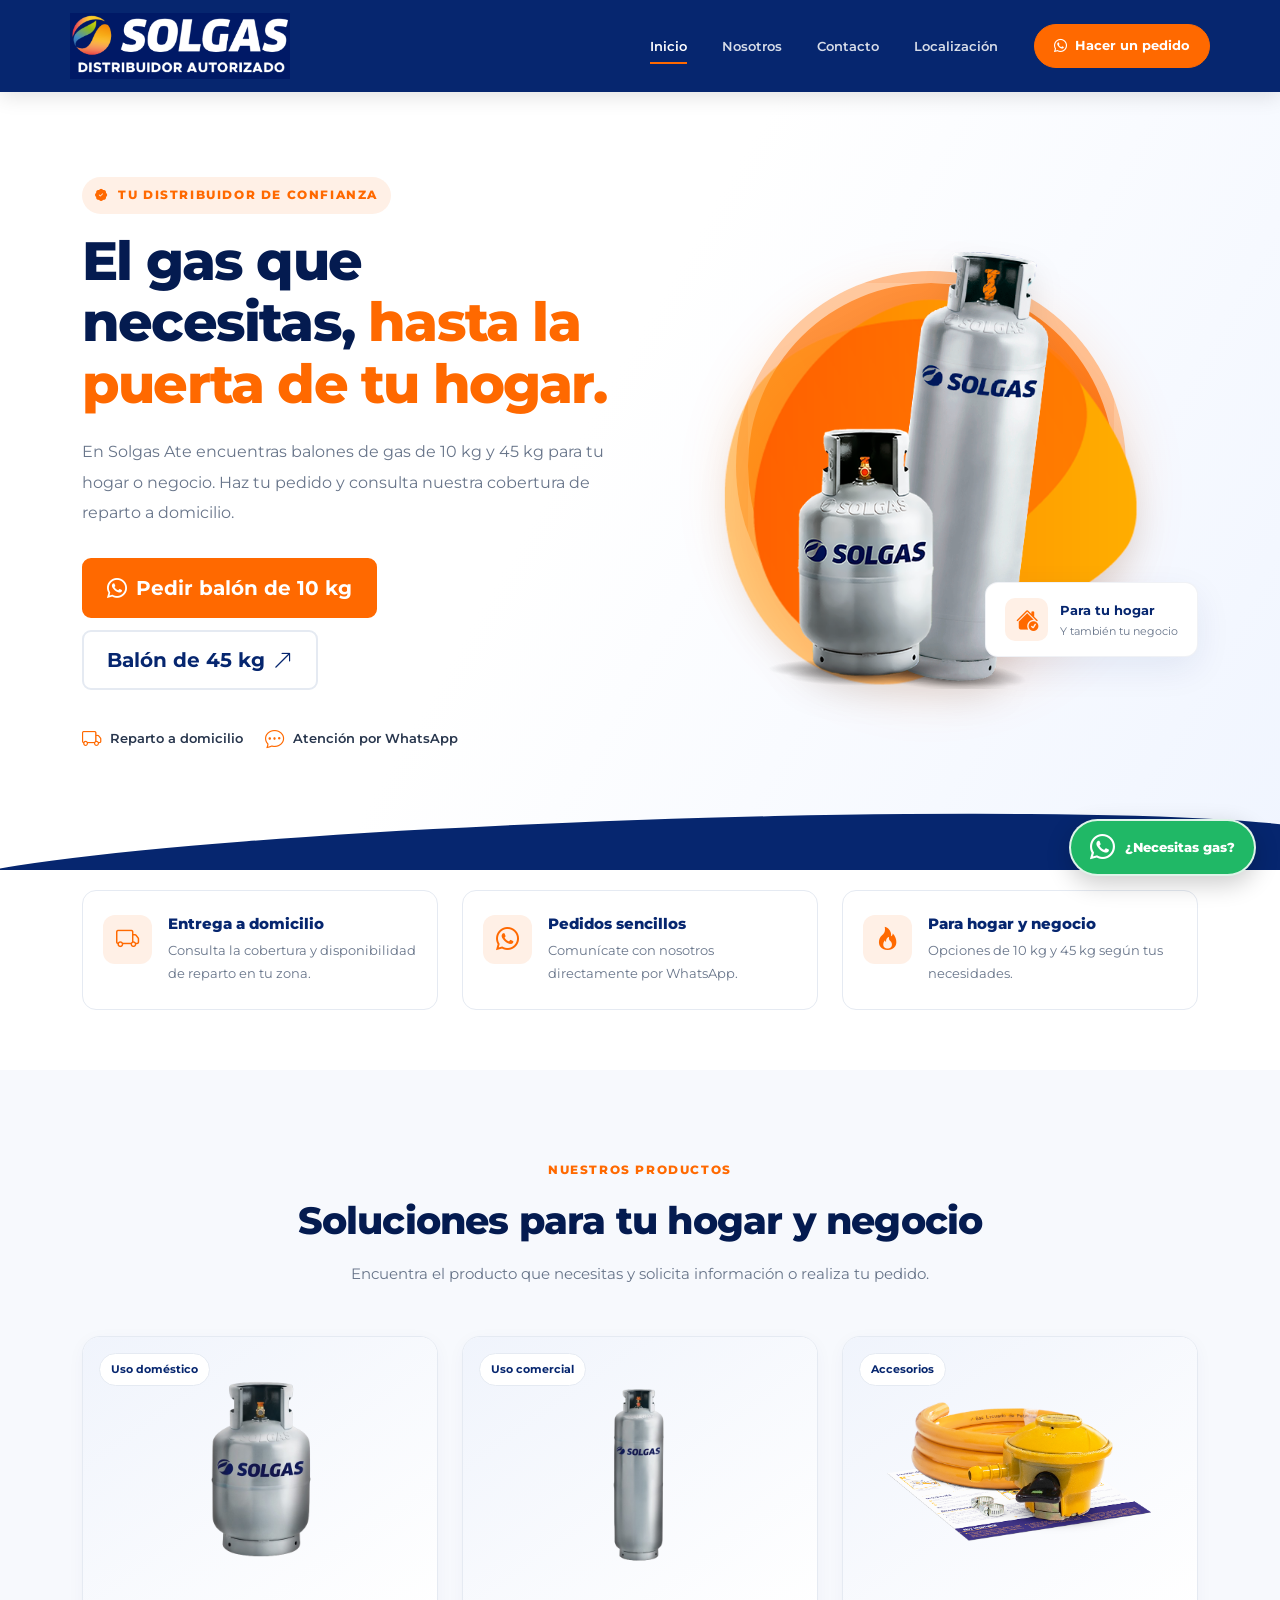
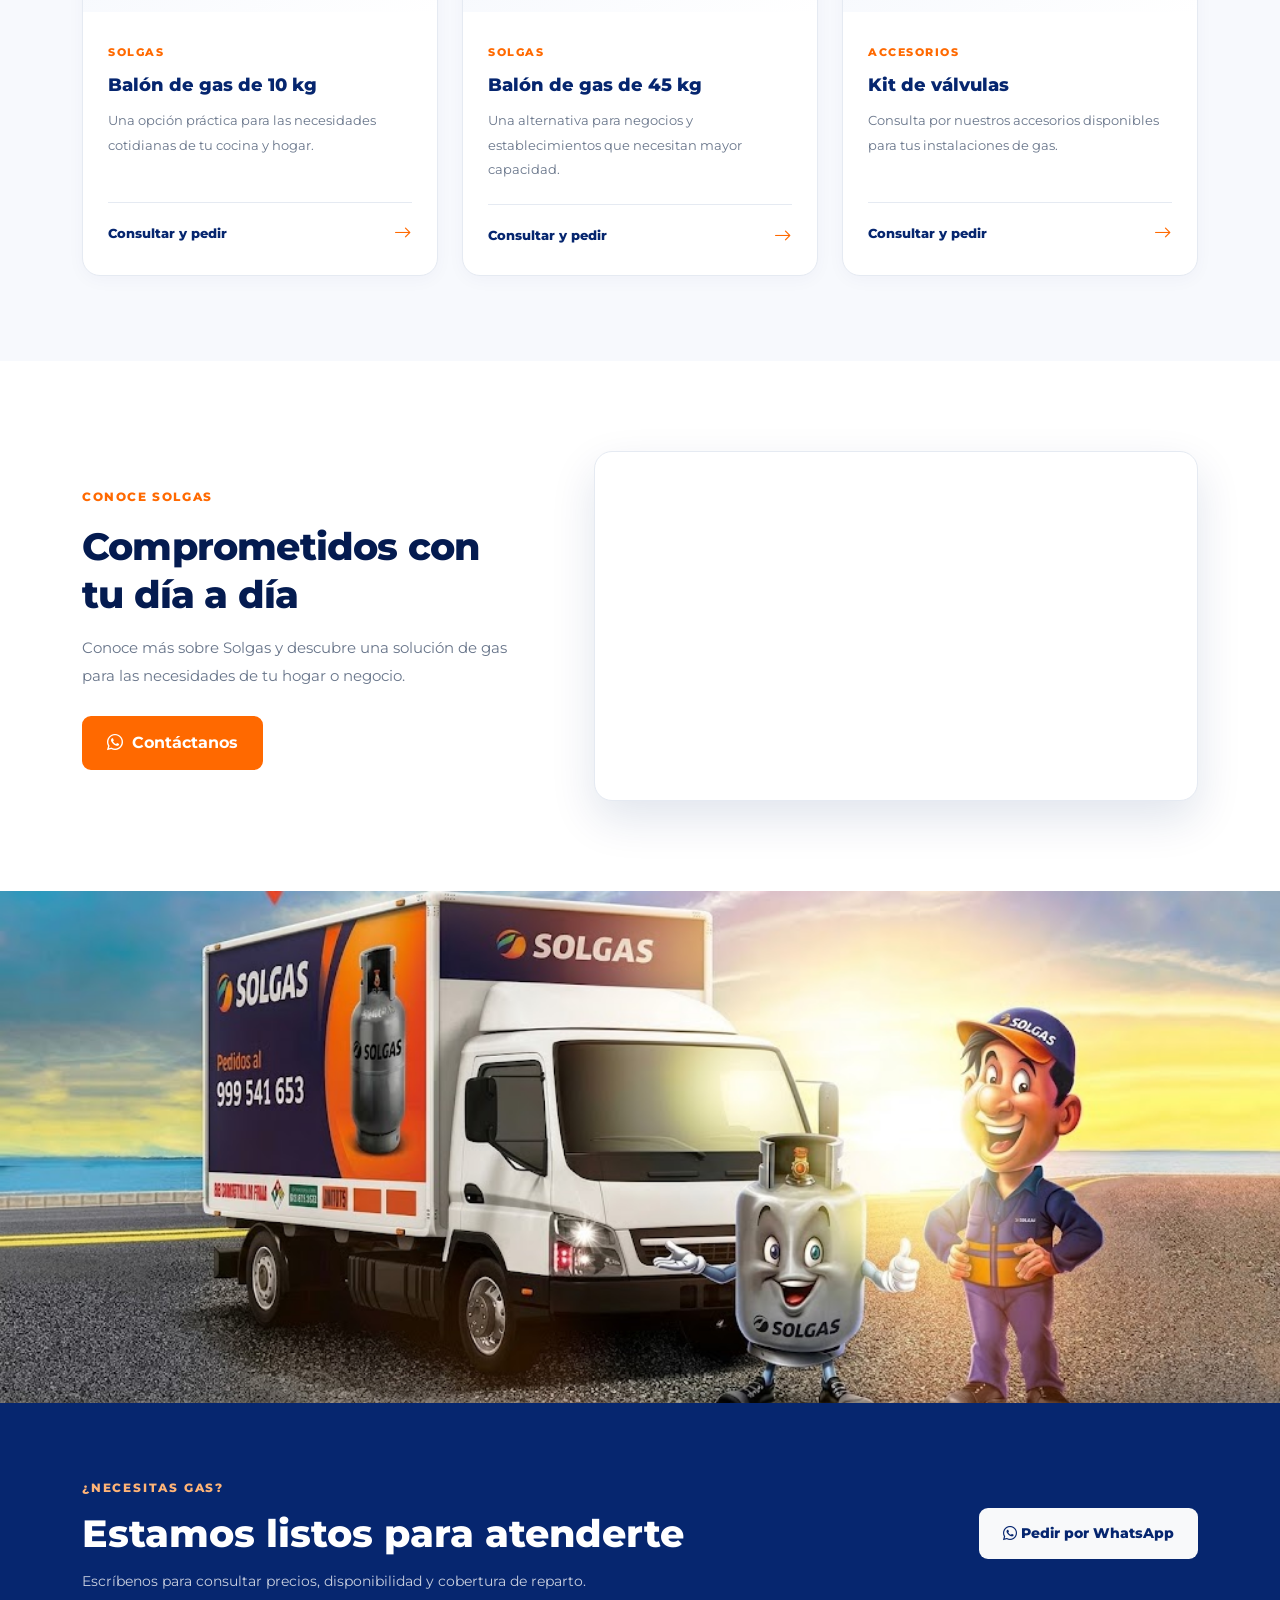
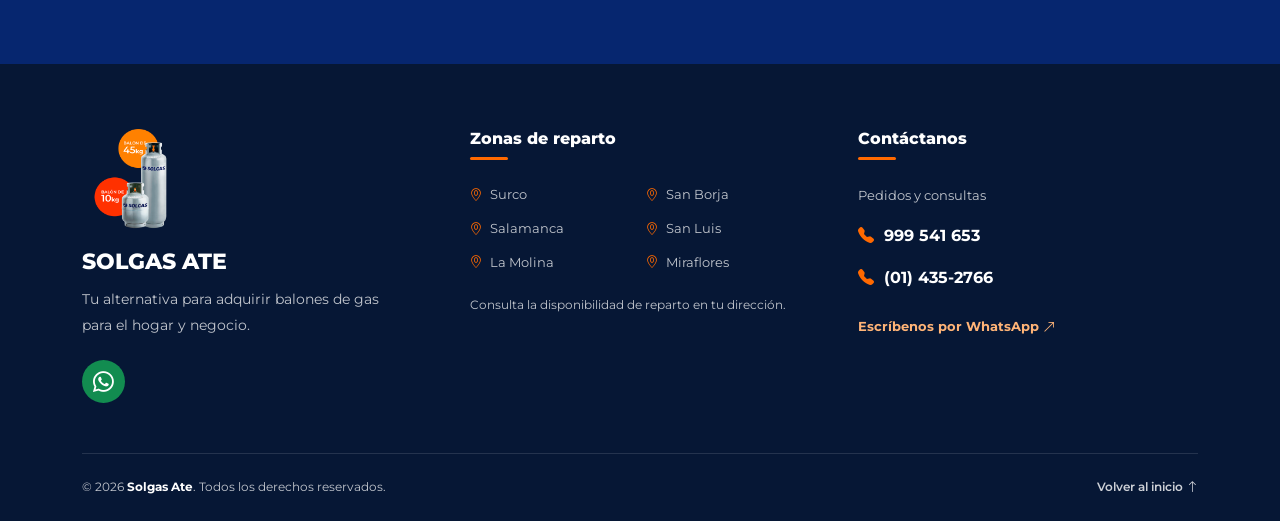
<file: index.html>
<!DOCTYPE html>
<html lang="es">
<head>
  <meta charset="UTF-8">
  <meta name="viewport" content="width=device-width, initial-scale=1.0">
  <meta name="theme-color" content="#06266f">
  <meta name="description" content="Solgas Ate: venta y reparto a domicilio de balones de gas de 10 kg y 45 kg. Consulta nuestros productos y realiza tu pedido por WhatsApp.">
  <title>Solgas Ate | Balones de Gas a Domicilio</title>

  <link rel="preconnect" href="https://cdn.jsdelivr.net">
  <link rel="preconnect" href="https://fonts.googleapis.com">
  <link rel="preconnect" href="https://fonts.gstatic.com" crossorigin>
  <link href="https://fonts.googleapis.com/css2?family=Montserrat:wght@400;500;600;700;800&display=swap" rel="stylesheet">
  <link href="https://cdn.jsdelivr.net/npm/bootstrap@5.3.0/dist/css/bootstrap.min.css" rel="stylesheet">
  <link href="https://cdn.jsdelivr.net/npm/bootstrap-icons@1.11.3/font/bootstrap-icons.css" rel="stylesheet">
  <link rel="stylesheet" href="./css/index.css">
</head>

<body>

  <!-- ENCABEZADO -->
  <header class="site-header">
    <nav class="navbar navbar-expand-lg navbar-dark container">
      <a class="navbar-brand" href="./index.html" aria-label="Solgas Ate, inicio">
        <img src="./img/icon header.png" alt="Logo Solgas" class="logo-header">
      </a>

      <button class="navbar-toggler" type="button" data-bs-toggle="collapse" data-bs-target="#menuNav" aria-controls="menuNav" aria-expanded="false" aria-label="Abrir menú de navegación">
        <span class="navbar-toggler-icon"></span>
      </button>

      <div class="collapse navbar-collapse" id="menuNav">
        <ul class="navbar-nav ms-auto align-items-lg-center">
          <li class="nav-item">
            <a class="nav-link active" href="./index.html" aria-current="page">Inicio</a>
          </li>
          <li class="nav-item">
            <a class="nav-link" href="./nosotros.html">Nosotros</a>
          </li>
          <li class="nav-item">
            <a class="nav-link" href="./contacto.html">Contacto</a>
          </li>
          <li class="nav-item">
            <a class="nav-link" href="./localizacion.html">Localización</a>
          </li>
          <li class="nav-item ms-lg-3 mt-3 mt-lg-0">
            <a class="btn btn-whatsapp-header" href="https://wa.me/51999541653?text=Hola%2C%20quisiera%20informaci%C3%B3n%20sobre%20los%20balones%20de%20gas." target="_blank" rel="noopener noreferrer">
              <i class="bi bi-whatsapp"></i> Hacer un pedido
            </a>
          </li>
        </ul>
      </div>
    </nav>
  </header>

  <main>

    <!-- PRESENTACIÓN PRINCIPAL -->
    <section class="hero-section">
      <div class="container">
        <div class="row align-items-center g-5">

          <div class="col-lg-6 hero-content">
            <span class="hero-label">
              <i class="bi bi-patch-check-fill"></i>
              TU DISTRIBUIDOR DE CONFIANZA
            </span>

            <h1>
              El gas que necesitas,
              <span>hasta la puerta de tu hogar.</span>
            </h1>

            <p class="hero-description">
              En Solgas Ate encuentras balones de gas de 10 kg y 45 kg para tu hogar o negocio. Haz tu pedido y consulta nuestra cobertura de reparto a domicilio.
            </p>

            <div class="hero-buttons">
              <a href="https://wa.me/51999541653?text=Hola%2C%20quisiera%20pedir%20un%20bal%C3%B3n%20de%20gas%20de%2010%20kg." class="btn btn-orange btn-lg" target="_blank" rel="noopener noreferrer">
                <i class="bi bi-whatsapp"></i> Pedir balón de 10 kg
              </a>

              <a href="https://wa.me/51999541653?text=Hola%2C%20quisiera%20pedir%20un%20bal%C3%B3n%20de%20gas%20de%2045%20kg." class="btn btn-outline-blue btn-lg" target="_blank" rel="noopener noreferrer">
                Balón de 45 kg <i class="bi bi-arrow-up-right"></i>
              </a>
            </div>

            <div class="hero-benefits">
              <div>
                <i class="bi bi-truck"></i>
                <span>Reparto a domicilio</span>
              </div>
              <div>
                <i class="bi bi-chat-dots"></i>
                <span>Atención por WhatsApp</span>
              </div>
            </div>
          </div>

          <div class="col-lg-6 hero-image-column">
            <div class="hero-image-wrapper">
              <div class="hero-circle"></div>
              <div class="hero-badge">
                <i class="bi bi-house-check-fill"></i>
                <div>
                  <strong>Para tu hogar</strong>
                  <span>Y también tu negocio</span>
                </div>
              </div>
              <img src="./img/gasmain.png" alt="Balones de gas Solgas para el hogar y negocio" class="hero-image">
            </div>
          </div>

        </div>
      </div>

      <div class="hero-bottom-shape"></div>
    </section>

    <!-- BENEFICIOS -->
    <section class="benefits-section">
      <div class="container">
        <div class="row g-4">

          <div class="col-md-4">
            <div class="benefit-item">
              <div class="benefit-icon"><i class="bi bi-truck"></i></div>
              <div>
                <h3>Entrega a domicilio</h3>
                <p>Consulta la cobertura y disponibilidad de reparto en tu zona.</p>
              </div>
            </div>
          </div>

          <div class="col-md-4">
            <div class="benefit-item">
              <div class="benefit-icon"><i class="bi bi-whatsapp"></i></div>
              <div>
                <h3>Pedidos sencillos</h3>
                <p>Comunícate con nosotros directamente por WhatsApp.</p>
              </div>
            </div>
          </div>

          <div class="col-md-4">
            <div class="benefit-item">
              <div class="benefit-icon"><i class="bi bi-fire"></i></div>
              <div>
                <h3>Para hogar y negocio</h3>
                <p>Opciones de 10 kg y 45 kg según tus necesidades.</p>
              </div>
            </div>
          </div>

        </div>
      </div>
    </section>

    <!-- SERVICIOS Y PRODUCTOS -->
    <section class="products-section" id="productos">
      <div class="container">

        <div class="section-heading">
          <span class="section-eyebrow">NUESTROS PRODUCTOS</span>
          <h2>Soluciones para tu hogar y negocio</h2>
          <p>Encuentra el producto que necesitas y solicita información o realiza tu pedido.</p>
        </div>

        <div class="row g-4">

          <!-- BALÓN 10 KG -->
          <div class="col-md-6 col-lg-4">
            <article class="product-card">
              <div class="product-image">
                <span class="product-tag">Uso doméstico</span>
                <img src="./img/BGas10kg.png" alt="Balón de gas Solgas de 10 kg" loading="lazy">
              </div>
              <div class="product-content">
                <span class="product-category">SOLGAS</span>
                <h3>Balón de gas de 10 kg</h3>
                <p>Una opción práctica para las necesidades cotidianas de tu cocina y hogar.</p>
                <a href="https://wa.me/51999541653?text=Hola%2C%20quisiera%20informaci%C3%B3n%20sobre%20el%20bal%C3%B3n%20de%20gas%20de%2010%20kg." class="product-link" target="_blank" rel="noopener noreferrer">
                  Consultar y pedir <i class="bi bi-arrow-right"></i>
                </a>
              </div>
            </article>
          </div>

          <!-- BALÓN 45 KG -->
          <div class="col-md-6 col-lg-4">
            <article class="product-card">
              <div class="product-image">
                <span class="product-tag">Uso comercial</span>
                <img src="./img/Bgas45kg.png" alt="Balón de gas Solgas de 45 kg" loading="lazy">
              </div>
              <div class="product-content">
                <span class="product-category">SOLGAS</span>
                <h3>Balón de gas de 45 kg</h3>
                <p>Una alternativa para negocios y establecimientos que necesitan mayor capacidad.</p>
                <a href="https://wa.me/51999541653?text=Hola%2C%20quisiera%20informaci%C3%B3n%20sobre%20el%20bal%C3%B3n%20de%20gas%20de%2045%20kg." class="product-link" target="_blank" rel="noopener noreferrer">
                  Consultar y pedir <i class="bi bi-arrow-right"></i>
                </a>
              </div>
            </article>
          </div>

          <!-- KIT DE VÁLVULAS -->
          <div class="col-md-6 col-lg-4">
            <article class="product-card">
              <div class="product-image">
                <span class="product-tag">Accesorios</span>
                <img src="./img/Valvula.png" alt="Kit de válvulas para instalaciones de gas" loading="lazy">
              </div>
              <div class="product-content">
                <span class="product-category">ACCESORIOS</span>
                <h3>Kit de válvulas</h3>
                <p>Consulta por nuestros accesorios disponibles para tus instalaciones de gas.</p>
                <a href="https://wa.me/51999541653?text=Hola%2C%20quisiera%20informaci%C3%B3n%20sobre%20el%20kit%20de%20v%C3%A1lvulas%20de%20gas." class="product-link" target="_blank" rel="noopener noreferrer">
                  Consultar y pedir <i class="bi bi-arrow-right"></i>
                </a>
              </div>
            </article>
          </div>

        </div>
      </div>
    </section>

    <!-- VIDEO -->
    <section class="video-section">
      <div class="container">
        <div class="video-layout">
          <div class="video-information">
            <span class="section-eyebrow">CONOCE SOLGAS</span>
            <h2>Comprometidos con tu día a día</h2>
            <p>Conoce más sobre Solgas y descubre una solución de gas para las necesidades de tu hogar o negocio.</p>
            <a href="https://wa.me/51999541653?text=Hola%2C%20quisiera%20informaci%C3%B3n%20sobre%20sus%20productos." class="btn btn-orange" target="_blank" rel="noopener noreferrer">
              <i class="bi bi-whatsapp"></i> Contáctanos
            </a>
          </div>

          <div class="video-frame">
            <div class="ratio ratio-16x9">
              <iframe src="https://www.youtube.com/embed/ah5BNkwqXrw" title="Video informativo de Solgas" loading="lazy" allow="accelerometer; autoplay; clipboard-write; encrypted-media; gyroscope; picture-in-picture; web-share" referrerpolicy="strict-origin-when-cross-origin" allowfullscreen></iframe>
            </div>
          </div>
        </div>
      </div>
    </section>

    <!-- IMAGEN PROMOCIONAL -->
    <section class="promotional-image">
      <img src="./img/solgas fondo.jpg" alt="Solgas, soluciones de gas para tu hogar" loading="lazy">
    </section>

    <!-- LLAMADA A LA ACCIÓN -->
    <section class="cta-section">
      <div class="container">
        <div class="cta-content">
          <div>
            <span>¿NECESITAS GAS?</span>
            <h2>Estamos listos para atenderte</h2>
            <p>Escríbenos para consultar precios, disponibilidad y cobertura de reparto.</p>
          </div>
          <a href="https://wa.me/51999541653?text=Hola%2C%20quisiera%20hacer%20un%20pedido%20de%20gas." class="btn btn-light btn-lg" target="_blank" rel="noopener noreferrer">
            <i class="bi bi-whatsapp"></i> Pedir por WhatsApp
          </a>
        </div>
      </div>
    </section>

  </main>

  <!-- PIE DE PÁGINA -->
  <footer class="site-footer">
    <div class="container">
      <div class="row g-5 footer-main">

        <div class="col-lg-4 footer-brand">
          <img src="./img/SOLGAS1.png" alt="Solgas Ate" class="footer-logo" loading="lazy">
          <h2>SOLGAS ATE</h2>
          <p>Tu alternativa para adquirir balones de gas para el hogar y negocio.</p>
          <div class="footer-social">
            <a href="https://wa.me/51999541653?text=Hola%2C%20quisiera%20informaci%C3%B3n%20sobre%20los%20balones%20de%20gas." target="_blank" rel="noopener noreferrer" aria-label="Contactar a Solgas Ate por WhatsApp">
              <i class="bi bi-whatsapp"></i>
            </a>
          </div>
        </div>

        <div class="col-6 col-lg-4 footer-column">
          <h3>Zonas de reparto</h3>
          <ul class="footer-list">
            <li><i class="bi bi-geo-alt"></i> Surco</li>
            <li><i class="bi bi-geo-alt"></i> San Borja</li>
            <li><i class="bi bi-geo-alt"></i> Salamanca</li>
            <li><i class="bi bi-geo-alt"></i> San Luis</li>
            <li><i class="bi bi-geo-alt"></i> La Molina</li>
            <li><i class="bi bi-geo-alt"></i> Miraflores</li>
          </ul>
          <p class="footer-note">Consulta la disponibilidad de reparto en tu dirección.</p>
        </div>

        <div class="col-6 col-lg-4 footer-column">
          <h3>Contáctanos</h3>
          <p class="footer-contact-label">Pedidos y consultas</p>
          <a href="tel:+51999541653" class="footer-phone">
            <i class="bi bi-telephone-fill"></i> 999 541 653
          </a>
          <a href="tel:+5114352766" class="footer-phone">
            <i class="bi bi-telephone-fill"></i> (01) 435-2766
          </a>
          <a href="https://wa.me/51999541653?text=Hola%2C%20quisiera%20informaci%C3%B3n%20sobre%20los%20balones%20de%20gas." class="footer-contact-link" target="_blank" rel="noopener noreferrer">
            Escríbenos por WhatsApp <i class="bi bi-arrow-up-right"></i>
          </a>
        </div>

      </div>

      <div class="footer-bottom">
        <p>© 2026 <strong>Solgas Ate</strong>. Todos los derechos reservados.</p>
        <a href="./index.html">Volver al inicio <i class="bi bi-arrow-up"></i></a>
      </div>
    </div>
  </footer>

  <!-- BOTÓN FLOTANTE DE WHATSAPP -->
  <a href="https://wa.me/51999541653?text=Hola%2C%20quisiera%20informaci%C3%B3n%20sobre%20los%20balones%20de%20gas." class="whatsapp-float" target="_blank" rel="noopener noreferrer" aria-label="Realizar pedido por WhatsApp">
    <i class="bi bi-whatsapp"></i>
    <span>¿Necesitas gas?</span>
  </a>

  <script src="https://cdn.jsdelivr.net/npm/bootstrap@5.3.0/dist/js/bootstrap.bundle.min.js"></script>
</body>
</html>
</file>
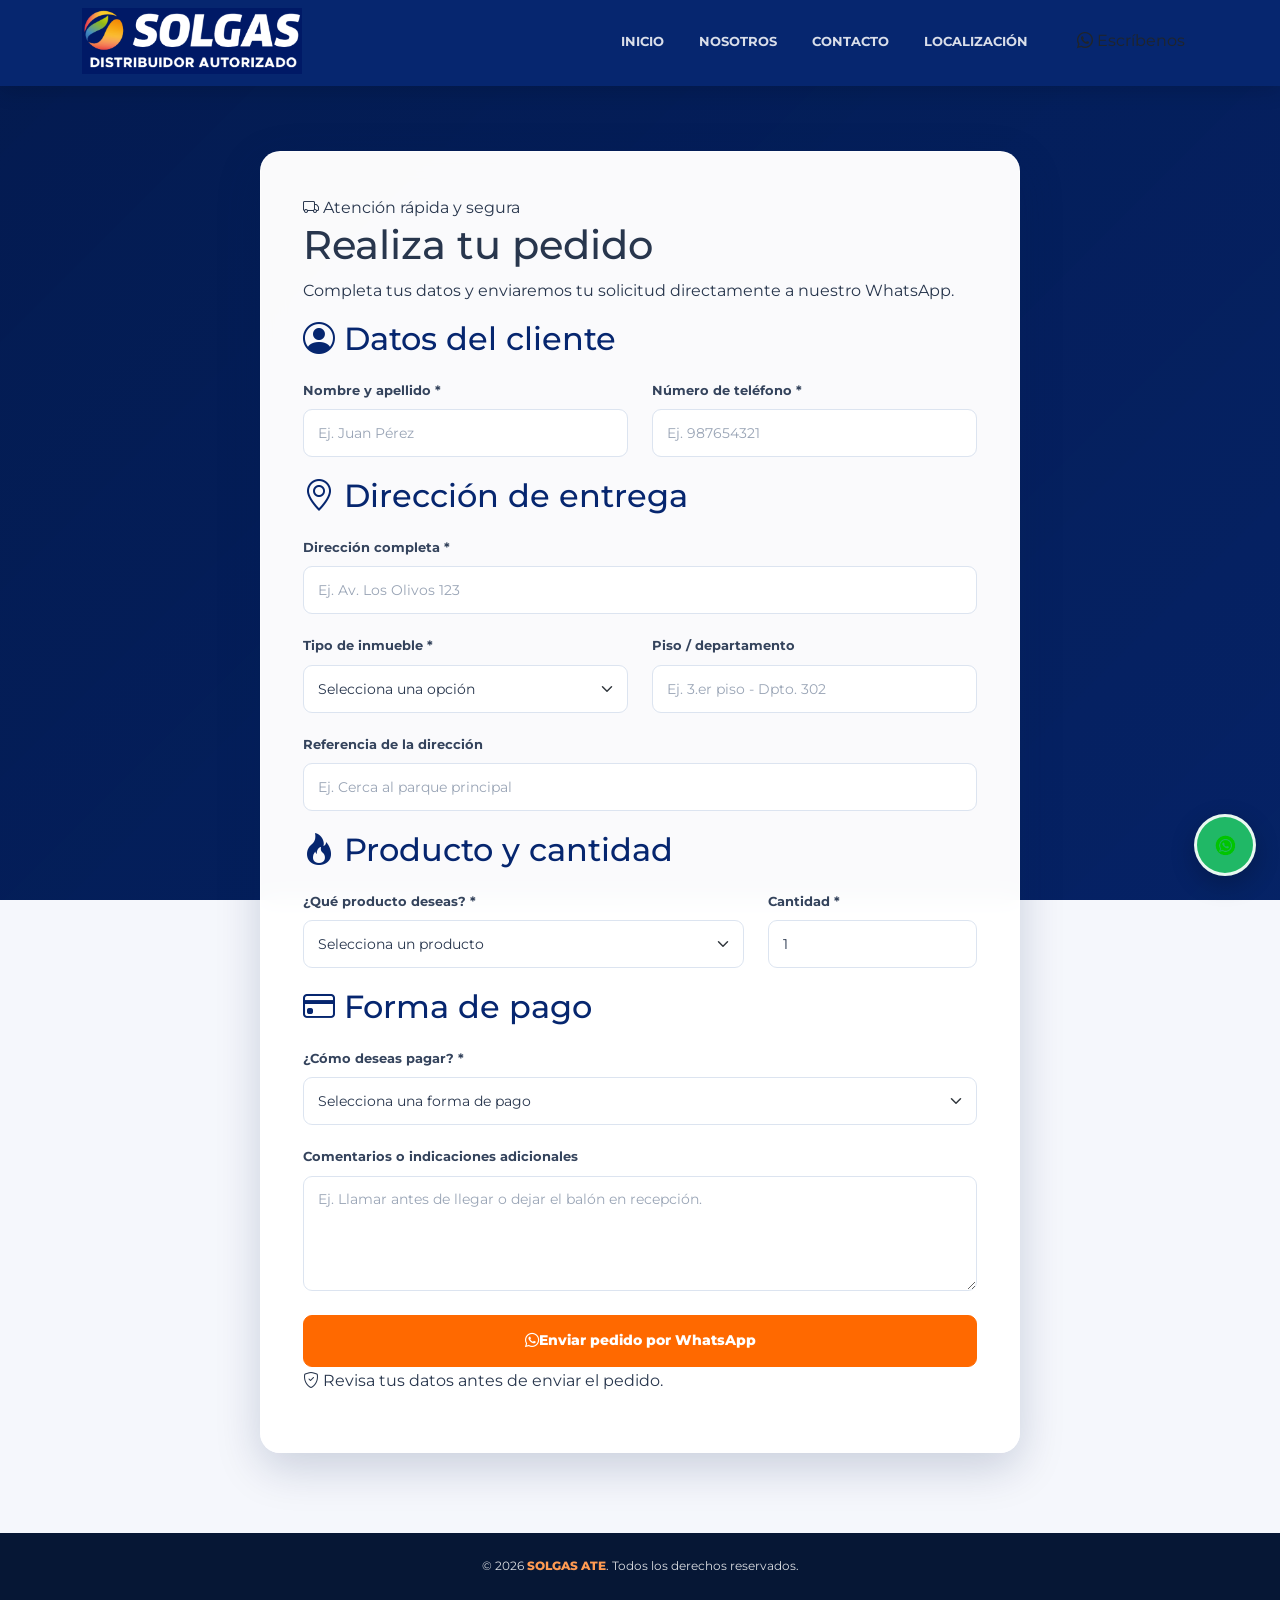
<file: contacto.html>
<!DOCTYPE html>
<html lang="es">
<head>
  <meta charset="UTF-8">
  <meta name="viewport" content="width=device-width, initial-scale=1.0">
  <meta name="theme-color" content="#06266f">
  <meta name="description" content="Realiza tu pedido de balones de gas Solgas Ate de forma rápida y sencilla por WhatsApp.">
  <title>Realiza tu pedido | Solgas Ate</title>
  <link href="https://cdn.jsdelivr.net/npm/bootstrap@5.3.0/dist/css/bootstrap.min.css" rel="stylesheet">
  <link href="https://cdn.jsdelivr.net/npm/bootstrap-icons/font/bootstrap-icons.css" rel="stylesheet">
  <link href="https://fonts.googleapis.com/css2?family=Montserrat:wght@400;500;600;700;800&display=swap" rel="stylesheet">
  <link rel="stylesheet" href="./css/contacto.css">
</head>
<body>
  <div id="video-background" aria-hidden="true">
    <iframe
      src="https://www.youtube.com/embed/XrpgwdhbF0A?autoplay=1&amp;mute=1&amp;loop=1&amp;playlist=XrpgwdhbF0A&amp;controls=0&amp;showinfo=0&amp;modestbranding=1"
      title="Video de fondo de Solgas"
      frameborder="0"
      allow="autoplay; encrypted-media"
      tabindex="-1">
    </iframe>
  </div>
  <div class="overlay" aria-hidden="true"></div>

  <header class="bg-solgas py-2 px-3">
    <div class="container-fluid d-flex align-items-center justify-content-between flex-wrap">
      <a class="d-flex align-items-center" href="./index.html" aria-label="Solgas Ate - Inicio">
        <img class="logo-header" src="./img/icon header.png" alt="Logo Solgas Ate">
      </a>
      <nav class="navbar navbar-expand-lg navbar-dark p-0" aria-label="Navegación principal">
        <button class="navbar-toggler ms-3" type="button" data-bs-toggle="collapse" data-bs-target="#menuNav"
          aria-controls="menuNav" aria-expanded="false" aria-label="Abrir menú de navegación">
          <span class="navbar-toggler-icon"></span>
        </button>
        <div class="collapse navbar-collapse" id="menuNav">
          <ul class="navbar-nav ms-auto align-items-lg-center">
            <li class="nav-item"><a class="nav-link" href="./index.html">Inicio</a></li>
            <li class="nav-item"><a class="nav-link" href="./nosotros.html">Nosotros</a></li>
            <li class="nav-item"><a class="nav-link active" aria-current="page" href="./contacto.html">Contacto</a></li>
            <li class="nav-item"><a class="nav-link" href="./localizacion.html">Localización</a></li>
            <li class="nav-item ms-lg-3">
              <a class="btn btn-whatsapp-header" href="https://wa.me/51999541653" target="_blank" rel="noopener noreferrer">
                <i class="bi bi-whatsapp" aria-hidden="true"></i> Escríbenos
              </a>
            </li>
          </ul>
        </div>
      </nav>
    </div>
  </header>

  <main class="contact-page">
    <section class="contact-form" aria-labelledby="contact-title">
      <div class="contact-heading">
        <span class="contact-eyebrow"><i class="bi bi-truck" aria-hidden="true"></i> Atención rápida y segura</span>
        <h1 id="contact-title">Realiza tu pedido</h1>
        <p>Completa tus datos y enviaremos tu solicitud directamente a nuestro WhatsApp.</p>
      </div>

      <form id="pedidoForm">
        <h2 class="form-section-title"><i class="bi bi-person-circle" aria-hidden="true"></i> Datos del cliente</h2>
        <div class="row">
          <div class="col-md-6 mb-3">
            <label for="nombre" class="form-label">Nombre y apellido <span aria-hidden="true">*</span></label>
            <input type="text" class="form-control" id="nombre" name="nombre" placeholder="Ej. Juan Pérez" autocomplete="name" required>
          </div>
          <div class="col-md-6 mb-3">
            <label for="telefono" class="form-label">Número de teléfono <span aria-hidden="true">*</span></label>
            <input type="tel" class="form-control" id="telefono" name="telefono" placeholder="Ej. 987654321" inputmode="numeric" pattern="[0-9]{9}" minlength="9" maxlength="9" autocomplete="tel" title="Ingresa un número de 9 dígitos" required>
          </div>
        </div>

        <h2 class="form-section-title"><i class="bi bi-geo-alt" aria-hidden="true"></i> Dirección de entrega</h2>
        <div class="mb-3">
          <label for="direccion" class="form-label">Dirección completa <span aria-hidden="true">*</span></label>
          <input type="text" class="form-control" id="direccion" name="direccion" placeholder="Ej. Av. Los Olivos 123" autocomplete="street-address" required>
        </div>
        <div class="row">
          <div class="col-md-6 mb-3">
            <label for="tipoInmueble" class="form-label">Tipo de inmueble <span aria-hidden="true">*</span></label>
            <select class="form-select" id="tipoInmueble" name="tipoInmueble" required>
              <option value="" selected disabled>Selecciona una opción</option>
              <option value="Casa">Casa</option>
              <option value="Departamento">Departamento</option>
              <option value="Edificio">Edificio</option>
              <option value="Local comercial">Local comercial</option>
              <option value="Empresa">Empresa</option>
              <option value="Otro">Otro</option>
            </select>
          </div>
          <div class="col-md-6 mb-3">
            <label for="piso" class="form-label">Piso / departamento</label>
            <input type="text" class="form-control" id="piso" name="piso" placeholder="Ej. 3.er piso - Dpto. 302">
          </div>
        </div>
        <div class="mb-3">
          <label for="referencia" class="form-label">Referencia de la dirección</label>
          <input type="text" class="form-control" id="referencia" name="referencia" placeholder="Ej. Cerca al parque principal">
        </div>

        <h2 class="form-section-title"><i class="bi bi-fire" aria-hidden="true"></i> Producto y cantidad</h2>
        <div class="row">
          <div class="col-md-8 mb-3">
            <label for="producto" class="form-label">¿Qué producto deseas? <span aria-hidden="true">*</span></label>
            <select class="form-select" id="producto" name="producto" required>
              <option value="" selected disabled>Selecciona un producto</option>
              <option value="Balón de gas 10 kg">Balón de gas 10 kg</option>
              <option value="Balón de gas 45 kg">Balón de gas 45 kg</option>
              <option value="Válvula">Válvula</option>
              <option value="Regulador">Regulador</option>
              <option value="Manguera">Manguera</option>
              <option value="Accesorios para gas">Accesorios para gas</option>
              <option value="Otro producto">Otro</option>
            </select>
          </div>
          <div class="col-md-4 mb-3">
            <label for="cantidad" class="form-label">Cantidad <span aria-hidden="true">*</span></label>
            <input type="number" class="form-control" id="cantidad" name="cantidad" min="1" max="99" value="1" required>
          </div>
        </div>

        <h2 class="form-section-title"><i class="bi bi-credit-card" aria-hidden="true"></i> Forma de pago</h2>
        <div class="mb-3">
          <label for="pago" class="form-label">¿Cómo deseas pagar? <span aria-hidden="true">*</span></label>
          <select class="form-select" id="pago" name="pago" required>
            <option value="" selected disabled>Selecciona una forma de pago</option>
            <option value="Efectivo">Efectivo</option>
            <option value="Yape">Yape</option>
            <option value="Plin">Plin</option>
            <option value="Tarjeta">Tarjeta</option>
            <option value="Transferencia bancaria">Transferencia bancaria</option>
          </select>
        </div>

        <div class="mb-4">
          <label for="mensaje" class="form-label">Comentarios o indicaciones adicionales</label>
          <textarea class="form-control" id="mensaje" name="mensaje" rows="3" placeholder="Ej. Llamar antes de llegar o dejar el balón en recepción."></textarea>
        </div>

        <button type="submit" class="btn btn-primary w-100">
          <i class="bi bi-whatsapp" aria-hidden="true"></i> Enviar pedido por WhatsApp
        </button>
        <p class="form-note"><i class="bi bi-shield-check" aria-hidden="true"></i> Revisa tus datos antes de enviar el pedido.</p>
      </form>
    </section>
  </main>

  <a class="fixed-wsp wsp-button" href="https://wa.me/51999541653?text=Hola%2C%20quisiera%20informaci%C3%B3n%20sobre%20los%20balones%20de%20gas."
    target="_blank" rel="noopener noreferrer" aria-label="Contactar a Solgas Ate por WhatsApp">
    <img class="imgicon" src="./img/wsp icon.png" alt="">
  </a>

  <footer>
    <div class="container">
      <p>© 2026 <a href="https://wa.me/51999541653" target="_blank" rel="noopener noreferrer">SOLGAS ATE</a>. Todos los derechos reservados.</p>
    </div>
  </footer>

  <script>
    document.getElementById("pedidoForm").addEventListener("submit", function (event) {
      event.preventDefault();

      const nombre = document.getElementById("nombre").value.trim();
      const telefono = document.getElementById("telefono").value.trim();
      const direccion = document.getElementById("direccion").value.trim();
      const referencia = document.getElementById("referencia").value.trim();
      const tipoInmueble = document.getElementById("tipoInmueble").value;
      const piso = document.getElementById("piso").value.trim();
      const producto = document.getElementById("producto").value;
      const cantidad = document.getElementById("cantidad").value;
      const pago = document.getElementById("pago").value;
      const mensaje = document.getElementById("mensaje").value.trim();
      const numeroWhatsApp = "51999541653";

      const texto = `*NUEVO PEDIDO - SOLGAS ATE*

*DATOS DEL CLIENTE*
Nombre: ${nombre}
Teléfono: ${telefono}

*DIRECCIÓN DE ENTREGA*
Dirección: ${direccion}
Tipo de inmueble: ${tipoInmueble}
Piso / Departamento: ${piso || "No especificado"}
Referencia: ${referencia || "No especificada"}

*PRODUCTO*
Producto: ${producto}
Cantidad: ${cantidad}

*FORMA DE PAGO*
${pago}

*COMENTARIOS*
${mensaje || "Sin comentarios"}

Gracias por elegir Solgas Ate.`;

      const url = `https://wa.me/${numeroWhatsApp}?text=${encodeURIComponent(texto)}`;
      window.open(url, "_blank", "noopener,noreferrer");
    });
  </script>
  <script src="https://cdn.jsdelivr.net/npm/bootstrap@5.3.0/dist/js/bootstrap.bundle.min.js"></script>
</body>
</html>
</file>
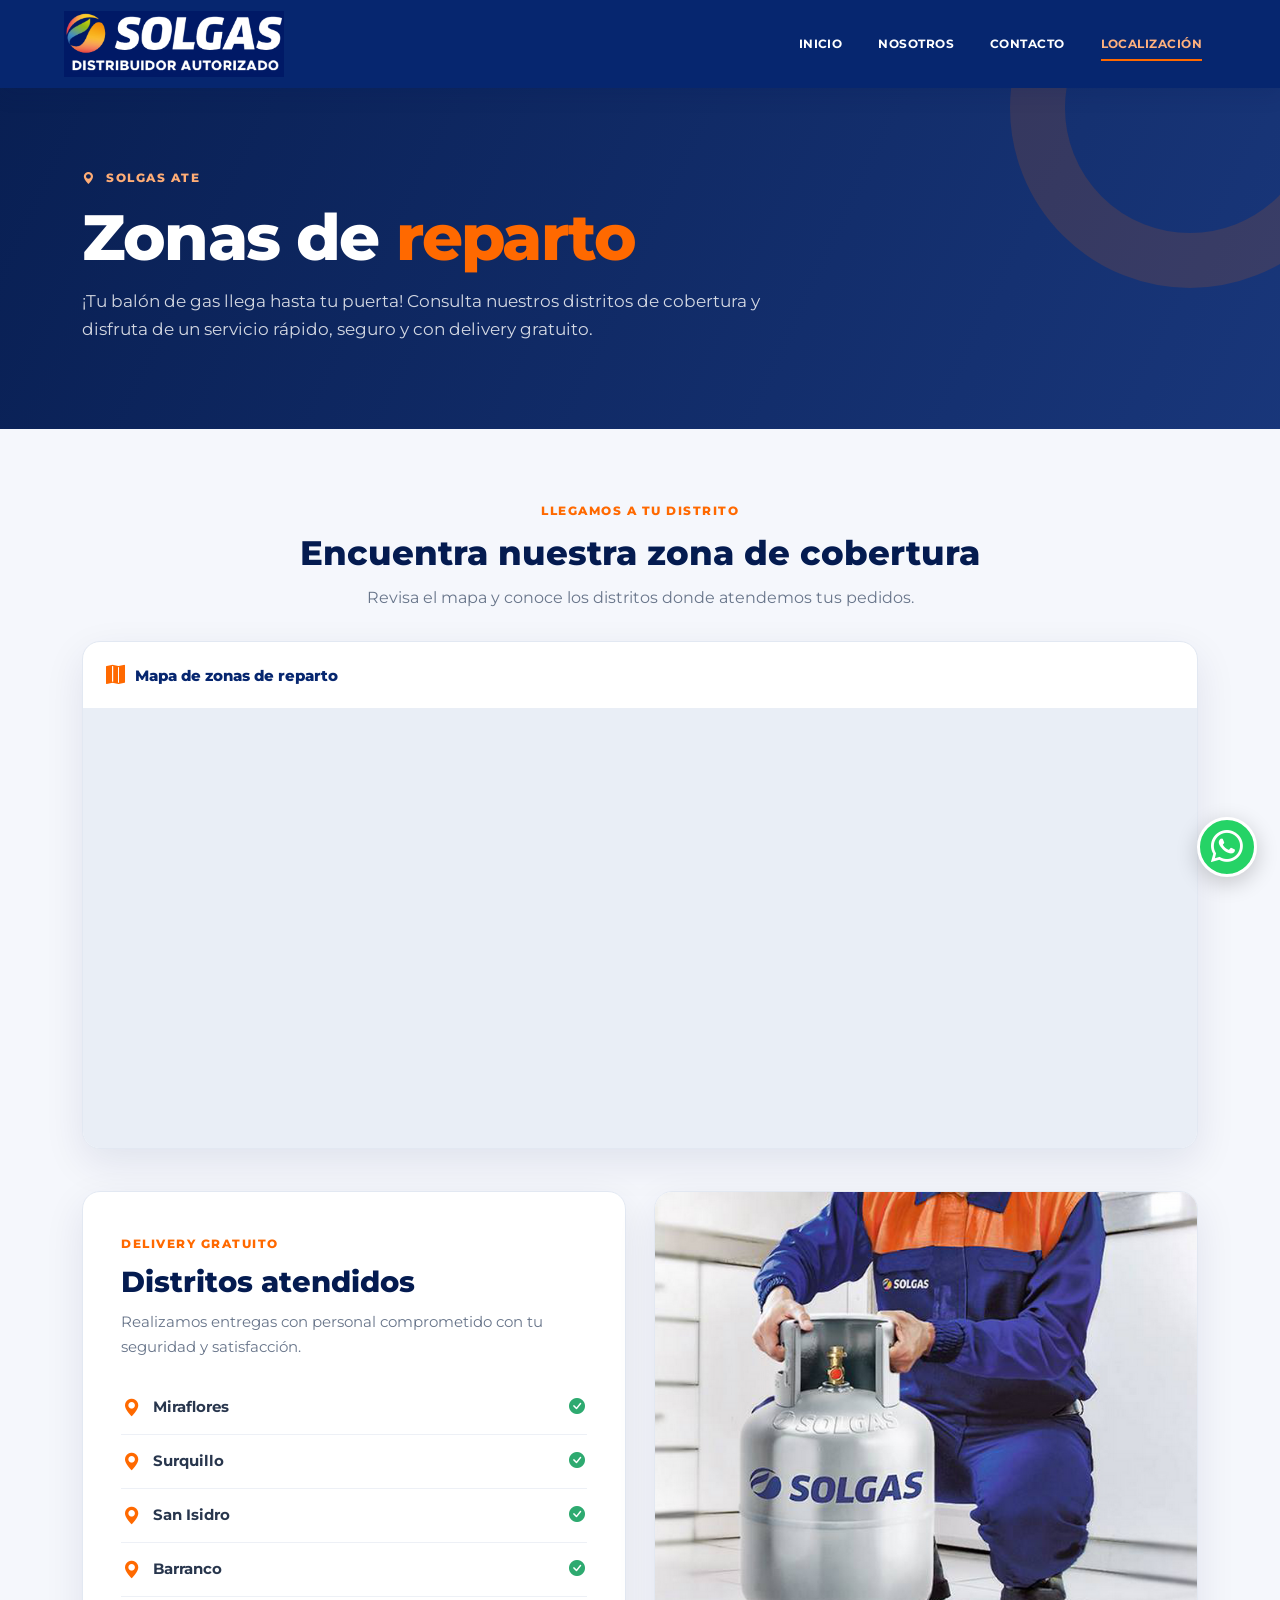
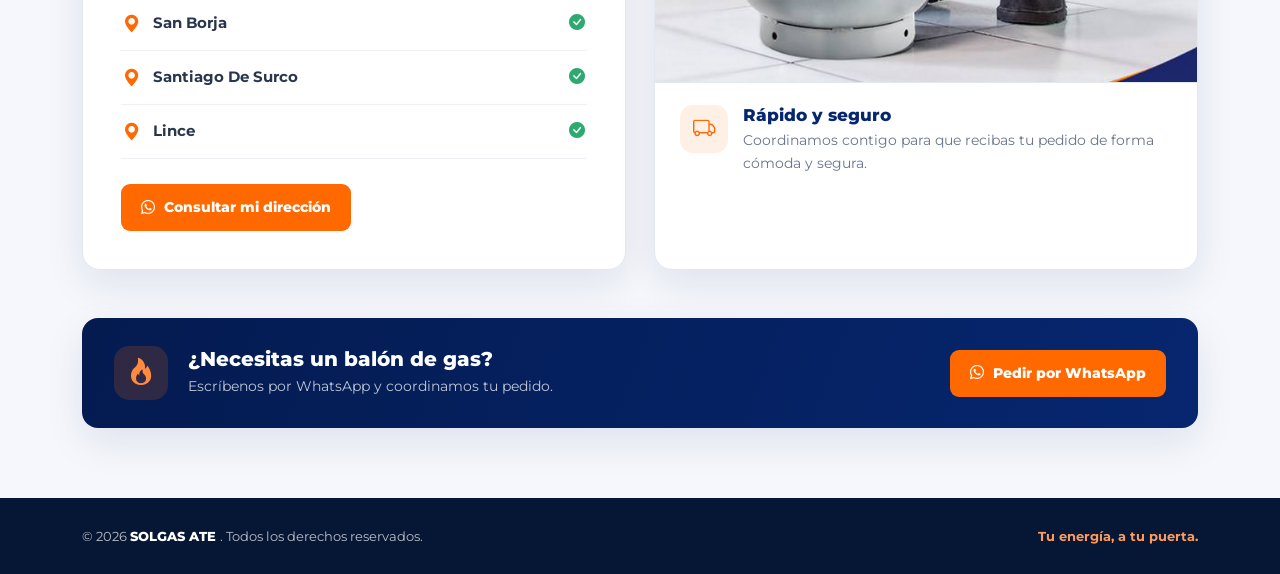
<file: localizacion.html>
<!DOCTYPE html>
<html lang="es">
<head>
  <meta charset="UTF-8">
  <meta name="viewport" content="width=device-width, initial-scale=1.0">
  <meta name="theme-color" content="#06266f">
  <meta name="description" content="Consulta las zonas de reparto de Solgas Ate y solicita tu balón de gas con delivery gratuito.">
  <title>Zonas de Reparto | Solgas Ate</title>
  <link href="https://cdn.jsdelivr.net/npm/bootstrap@5.3.0/dist/css/bootstrap.min.css" rel="stylesheet">
  <link href="https://cdn.jsdelivr.net/npm/bootstrap-icons/font/bootstrap-icons.css" rel="stylesheet">
  <link href="https://fonts.googleapis.com/css2?family=Montserrat:wght@400;500;600;700;800&display=swap" rel="stylesheet">
  <link rel="stylesheet" href="./css/localizacion.css">
</head>
<body>

  <!-- MENÚ DE NAVEGACIÓN -->
  <header class="site-header">
    <div class="header-inner container-fluid">
      <a class="brand" href="./index.html" aria-label="Solgas Ate - Inicio">
        <img src="./img/icon header.png" alt="Logo Solgas Ate">
      </a>

      <nav class="navbar navbar-expand-lg navbar-dark">
        <button class="navbar-toggler" type="button" data-bs-toggle="collapse" data-bs-target="#menuNav"
          aria-controls="menuNav" aria-expanded="false" aria-label="Abrir menú de navegación">
          <span class="navbar-toggler-icon"></span>
        </button>

        <div class="collapse navbar-collapse" id="menuNav">
          <ul class="navbar-nav ms-auto">
            <li class="nav-item">
              <a class="nav-link" href="./index.html">Inicio</a>
            </li>
            <li class="nav-item">
              <a class="nav-link" href="./nosotros.html">Nosotros</a>
            </li>
            <li class="nav-item">
              <a class="nav-link" href="./contacto.html">Contacto</a>
            </li>
            <li class="nav-item">
              <a class="nav-link active" aria-current="page" href="./localizacion.html">Localización</a>
            </li>
          </ul>
        </div>
      </nav>
    </div>
  </header>

  <main>
    <!-- ENCABEZADO PRINCIPAL -->
    <section class="location-hero">
      <div class="container">
        <span class="eyebrow">
          <i class="bi bi-geo-alt-fill"></i> SOLGAS ATE
        </span>
        <h1>Zonas de <span>reparto</span></h1>
        <p>
          ¡Tu balón de gas llega hasta tu puerta! Consulta nuestros distritos
          de cobertura y disfruta de un servicio rápido, seguro y con delivery gratuito.
        </p>
      </div>
    </section>

    <section class="location-content container">

      <!-- MAPA -->
      <div class="section-heading">
        <span class="section-kicker">LLEGAMOS A TU DISTRITO</span>
        <h2>Encuentra nuestra zona de cobertura</h2>
        <p>Revisa el mapa y conoce los distritos donde atendemos tus pedidos.</p>
      </div>

      <div class="map-card">
        <div class="map-heading">
          <i class="bi bi-map-fill"></i>
          <span>Mapa de zonas de reparto</span>
        </div>

        <div class="map-frame">
          <iframe
            src="https://www.google.com/maps/d/embed?mid=1IL5zDWVsdQw2DXErlI3k2VAXqmEsZWc&ehbc=2E312F"
            title="Mapa de zonas de reparto de Solgas Ate"
            loading="lazy"
            referrerpolicy="no-referrer-when-downgrade"
            allowfullscreen>
          </iframe>
        </div>
      </div>

      <!-- DISTRITOS E IMAGEN -->
      <div class="coverage-grid">

        <div class="districts-card">
          <span class="section-kicker">DELIVERY GRATUITO</span>
          <h2>Distritos atendidos</h2>
          <p class="districts-intro">
            Realizamos entregas con personal comprometido con tu seguridad y satisfacción.
          </p>

          <ul class="district-list">
            <li>
              <i class="bi bi-geo-alt-fill"></i>
              <span>Miraflores</span>
              <i class="bi bi-check-circle-fill district-check"></i>
            </li>
            <li>
              <i class="bi bi-geo-alt-fill"></i>
              <span>Surquillo</span>
              <i class="bi bi-check-circle-fill district-check"></i>
            </li>
            <li>
              <i class="bi bi-geo-alt-fill"></i>
              <span>San Isidro</span>
              <i class="bi bi-check-circle-fill district-check"></i>
            </li>
            <li>
              <i class="bi bi-geo-alt-fill"></i>
              <span>Barranco</span>
              <i class="bi bi-check-circle-fill district-check"></i>
            </li>
            <li>
              <i class="bi bi-geo-alt-fill"></i>
              <span>San Borja</span>
              <i class="bi bi-check-circle-fill district-check"></i>
            </li>
            <li>
              <i class="bi bi-geo-alt-fill"></i>
              <span>Santiago de Surco</span>
              <i class="bi bi-check-circle-fill district-check"></i>
            </li>
            <li>
              <i class="bi bi-geo-alt-fill"></i>
              <span>Lince</span>
              <i class="bi bi-check-circle-fill district-check"></i>
            </li>
          </ul>

          <a class="btn btn-solgas"
            href="https://wa.me/51999541653?text=Hola%2C%20quisiera%20consultar%20si%20realizan%20delivery%20a%20mi%20direcci%C3%B3n."
            target="_blank" rel="noopener noreferrer">
            <i class="bi bi-whatsapp"></i>
            Consultar mi dirección
          </a>
        </div>

        <div class="delivery-card">
          <img src="./img/delivery.png"
            alt="Servicio de delivery de balones de gas Solgas"
            loading="lazy">

          <div class="delivery-note">
            <span class="delivery-icon">
              <i class="bi bi-truck"></i>
            </span>
            <div>
              <h3>Rápido y seguro</h3>
              <p>
                Coordinamos contigo para que recibas tu pedido de forma cómoda y segura.
              </p>
            </div>
          </div>
        </div>

      </div>

      <!-- LLAMADA A LA ACCIÓN -->
      <section class="bottom-cta">
        <div class="cta-icon">
          <i class="bi bi-fire"></i>
        </div>

        <div class="cta-copy">
          <h2>¿Necesitas un balón de gas?</h2>
          <p>Escríbenos por WhatsApp y coordinamos tu pedido.</p>
        </div>

        <a
          href="https://wa.me/51999541653?text=Hola%2C%20quisiera%20hacer%20un%20pedido%20de%20gas."
          target="_blank" rel="noopener noreferrer"
          class="btn btn-cta">
          <i class="bi bi-whatsapp"></i>
          Pedir por WhatsApp
        </a>
      </section>

    </section>
  </main>

  <!-- BOTÓN FLOTANTE DE WHATSAPP -->
  <a class="whatsapp-float"
    href="https://wa.me/51999541653?text=Hola%2C%20quisiera%20informaci%C3%B3n%20sobre%20los%20balones%20de%20gas."
    target="_blank" rel="noopener noreferrer"
    aria-label="Contactar por WhatsApp">
    <i class="bi bi-whatsapp"></i>
  </a>

  <!-- PIE DE PÁGINA -->
  <footer class="site-footer">
    <div class="container footer-inner">
      <p>
        © 2026
        <a href="https://wa.me/51999541653?text=Hola%2C%20quisiera%20informaci%C3%B3n%20sobre%20los%20balones%20de%20gas.">
          SOLGAS ATE
        </a>.
        Todos los derechos reservados.
      </p>
      <span>Tu energía, a tu puerta.</span>
    </div>
  </footer>

  <script src="https://cdn.jsdelivr.net/npm/bootstrap@5.3.0/dist/js/bootstrap.bundle.min.js"></script>
</body>
</html>
</file>
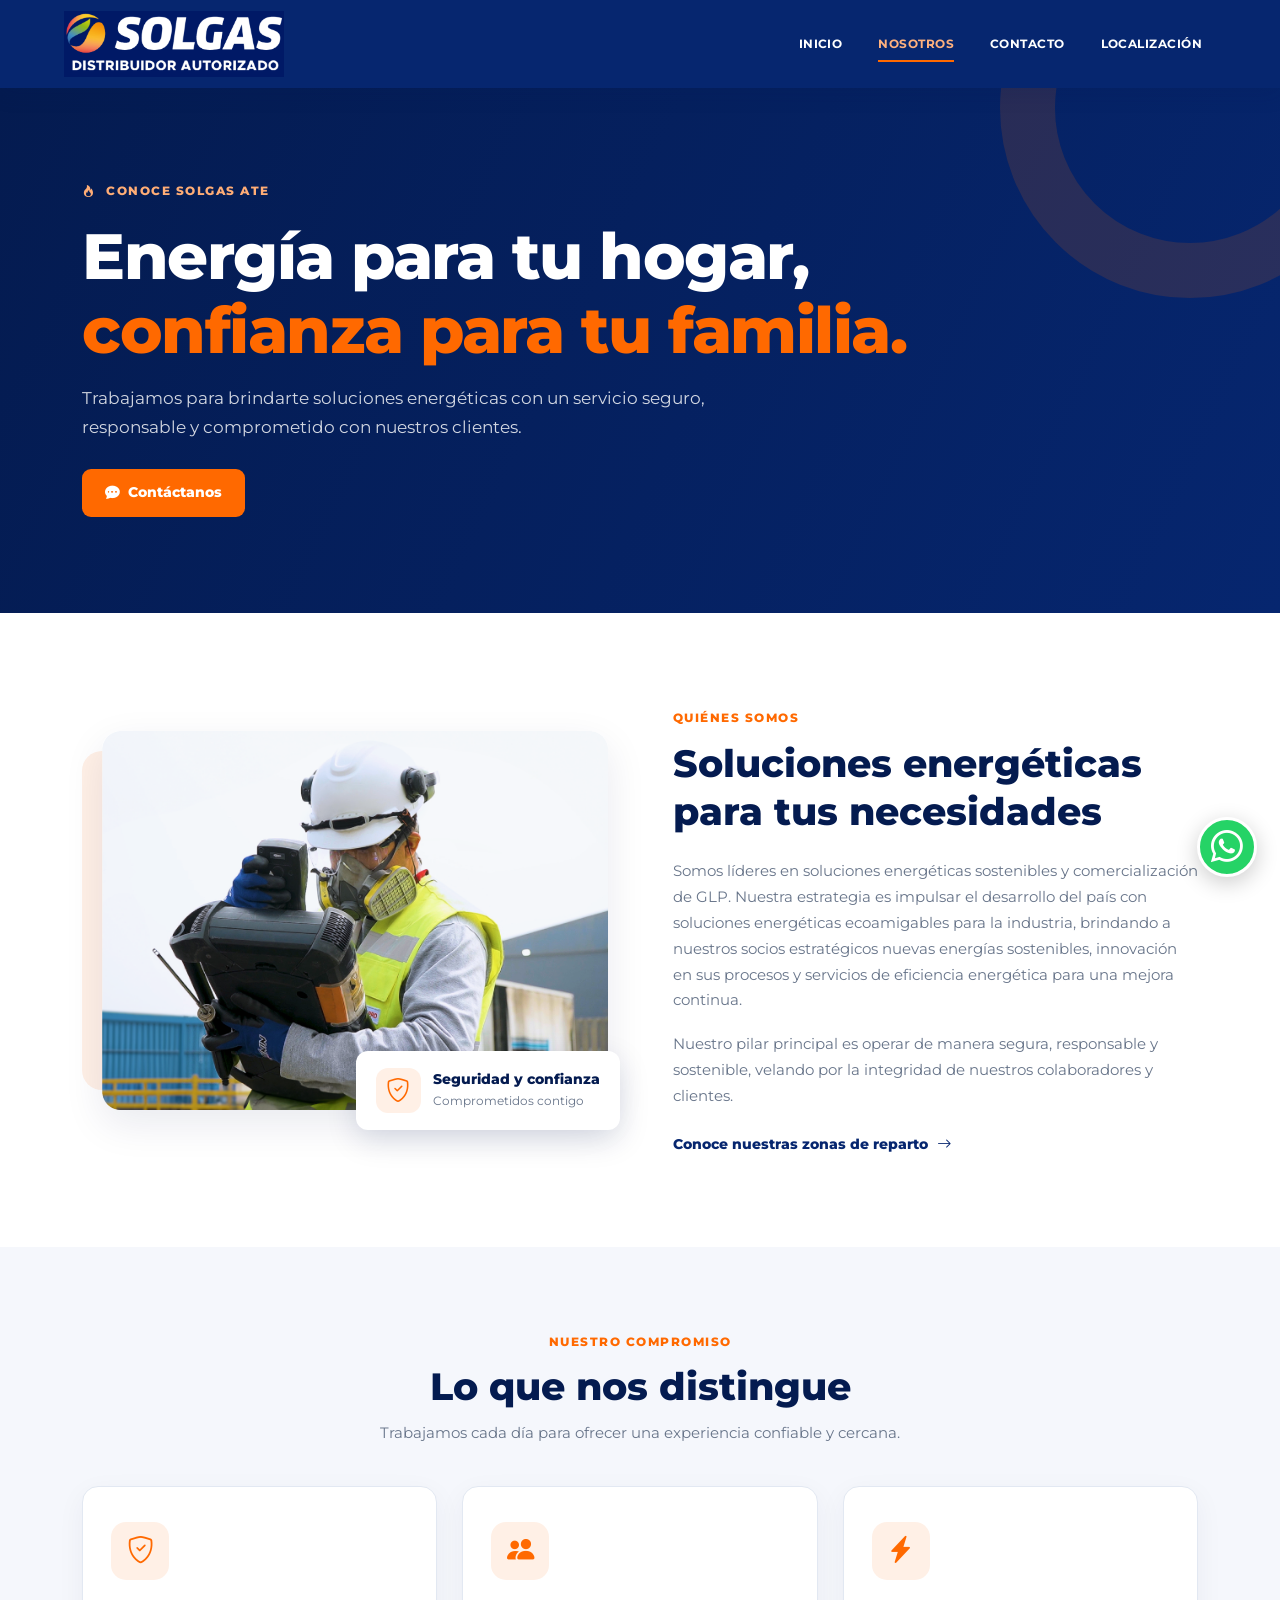
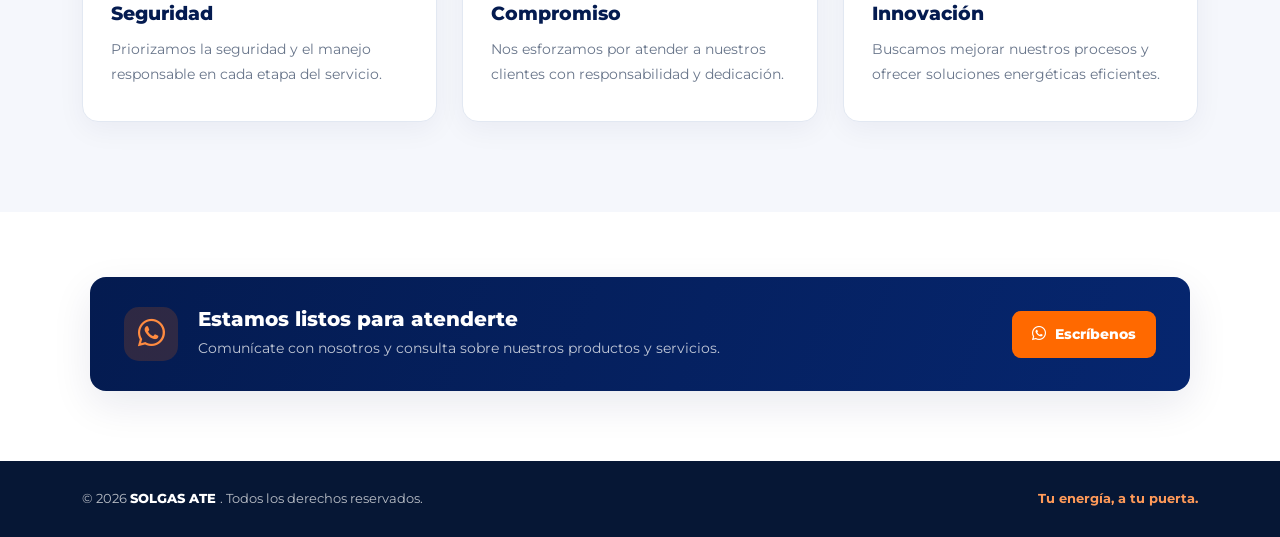
<file: nosotros.html>
<!DOCTYPE html>
<html lang="es">
<head>
  <meta charset="UTF-8">
  <meta name="viewport" content="width=device-width, initial-scale=1.0">
  <meta name="theme-color" content="#06266f">
  <meta name="description" content="Conoce a Solgas Ate, nuestro compromiso con la seguridad, la calidad y el servicio de distribución de GLP.">
  <title>Nosotros | Solgas Ate</title>
  <link href="https://cdn.jsdelivr.net/npm/bootstrap@5.3.0/dist/css/bootstrap.min.css" rel="stylesheet">
  <link href="https://cdn.jsdelivr.net/npm/bootstrap-icons/font/bootstrap-icons.css" rel="stylesheet">
  <link href="https://fonts.googleapis.com/css2?family=Montserrat:wght@400;500;600;700;800&display=swap" rel="stylesheet">
  <link rel="stylesheet" href="./css/nosotros.css">
</head>
<body>

  <!-- MENÚ DE NAVEGACIÓN -->
  <header class="site-header">
    <div class="header-inner container-fluid">
      <a class="brand" href="./index.html" aria-label="Solgas Ate - Inicio">
        <img src="./img/icon header.png" alt="Logo Solgas Ate">
      </a>

      <nav class="navbar navbar-expand-lg navbar-dark">
        <button class="navbar-toggler" type="button" data-bs-toggle="collapse" data-bs-target="#menuNav"
          aria-controls="menuNav" aria-expanded="false" aria-label="Abrir menú de navegación">
          <span class="navbar-toggler-icon"></span>
        </button>

        <div class="collapse navbar-collapse" id="menuNav">
          <ul class="navbar-nav ms-auto">
            <li class="nav-item">
              <a class="nav-link" href="./index.html">Inicio</a>
            </li>
            <li class="nav-item">
              <a class="nav-link active" aria-current="page" href="./nosotros.html">Nosotros</a>
            </li>
            <li class="nav-item">
              <a class="nav-link" href="./contacto.html">Contacto</a>
            </li>
            <li class="nav-item">
              <a class="nav-link" href="./localizacion.html">Localización</a>
            </li>
          </ul>
        </div>
      </nav>
    </div>
  </header>

  <main>

    <!-- PRESENTACIÓN -->
    <section class="about-hero">
      <div class="container">
        <span class="eyebrow">
          <i class="bi bi-fire"></i> CONOCE SOLGAS ATE
        </span>
        <h1>Energía para tu hogar,<br><span>confianza para tu familia.</span></h1>
        <p>
          Trabajamos para brindarte soluciones energéticas con un servicio
          seguro, responsable y comprometido con nuestros clientes.
        </p>
        <a href="./contacto.html" class="btn btn-solgas">
          <i class="bi bi-chat-dots-fill"></i> Contáctanos
        </a>
      </div>
    </section>

    <!-- QUIÉNES SOMOS -->
    <section class="about-section container">
      <div class="about-grid">

        <div class="about-image">
          <img src="./img/imagen cara.png" alt="Presentación de Solgas Ate" loading="lazy">
          <div class="image-badge">
            <i class="bi bi-shield-check"></i>
            <div>
              <strong>Seguridad y confianza</strong>
              <span>Comprometidos contigo</span>
            </div>
          </div>
        </div>

        <div class="about-content">
          <span class="section-kicker">QUIÉNES SOMOS</span>
          <h2>Soluciones energéticas para tus necesidades</h2>

          <p>
            Somos líderes en soluciones energéticas sostenibles y comercialización
            de GLP. Nuestra estrategia es impulsar el desarrollo del país con
            soluciones energéticas ecoamigables para la industria, brindando a
            nuestros socios estratégicos nuevas energías sostenibles, innovación
            en sus procesos y servicios de eficiencia energética para una mejora continua.
          </p>

          <p>
            Nuestro pilar principal es operar de manera segura, responsable y
            sostenible, velando por la integridad de nuestros colaboradores y clientes.
          </p>

          <a href="./localizacion.html" class="text-link">
            Conoce nuestras zonas de reparto
            <i class="bi bi-arrow-right"></i>
          </a>
        </div>

      </div>
    </section>

    <!-- VALORES -->
    <section class="values-section">
      <div class="container">
        <div class="section-heading">
          <span class="section-kicker">NUESTRO COMPROMISO</span>
          <h2>Lo que nos distingue</h2>
          <p>
            Trabajamos cada día para ofrecer una experiencia confiable y cercana.
          </p>
        </div>

        <div class="values-grid">

          <article class="value-card">
            <div class="value-icon">
              <i class="bi bi-shield-check"></i>
            </div>
            <h3>Seguridad</h3>
            <p>
              Priorizamos la seguridad y el manejo responsable en cada etapa del servicio.
            </p>
          </article>

          <article class="value-card">
            <div class="value-icon">
              <i class="bi bi-people-fill"></i>
            </div>
            <h3>Compromiso</h3>
            <p>
              Nos esforzamos por atender a nuestros clientes con responsabilidad y dedicación.
            </p>
          </article>

          <article class="value-card">
            <div class="value-icon">
              <i class="bi bi-lightning-charge-fill"></i>
            </div>
            <h3>Innovación</h3>
            <p>
              Buscamos mejorar nuestros procesos y ofrecer soluciones energéticas eficientes.
            </p>
          </article>

        </div>
      </div>
    </section>

    <!-- LLAMADA A LA ACCIÓN -->
    <section class="about-cta container">
      <div class="cta-icon">
        <i class="bi bi-whatsapp"></i>
      </div>

      <div class="cta-copy">
        <h2>Estamos listos para atenderte</h2>
        <p>Comunícate con nosotros y consulta sobre nuestros productos y servicios.</p>
      </div>

      <a href="https://wa.me/51999541653?text=Hola%2C%20quisiera%20informaci%C3%B3n%20sobre%20los%20balones%20de%20gas."
        target="_blank" rel="noopener noreferrer" class="btn btn-cta">
        <i class="bi bi-whatsapp"></i> Escríbenos
      </a>
    </section>

  </main>

  <!-- WHATSAPP FLOTANTE -->
  <a class="whatsapp-float"
    href="https://wa.me/51999541653?text=Hola%2C%20quisiera%20informaci%C3%B3n%20sobre%20los%20balones%20de%20gas."
    target="_blank" rel="noopener noreferrer"
    aria-label="Contactar por WhatsApp">
    <i class="bi bi-whatsapp"></i>
  </a>

  <!-- PIE DE PÁGINA -->
  <footer class="site-footer">
    <div class="container footer-inner">
      <p>
        © 2026
        <a href="https://wa.me/51999541653?text=Hola%2C%20quisiera%20informaci%C3%B3n%20sobre%20los%20balones%20de%20gas.">
          SOLGAS ATE
        </a>.
        Todos los derechos reservados.
      </p>
      <span>Tu energía, a tu puerta.</span>
    </div>
  </footer>

  <script src="https://cdn.jsdelivr.net/npm/bootstrap@5.3.0/dist/js/bootstrap.bundle.min.js"></script>
</body>
</html>
</file>
<file: css/index.css>
/* ========================================
   SOLGAS ATE - ESTILOS GENERALES
======================================== */

:root {
  --azul: #06266f;
  --azul-oscuro: #041b50;
  --azul-claro: #edf3ff;
  --naranja: #ff6900;
  --naranja-hover: #e95d00;
  --blanco: #ffffff;
  --fondo: #f7f9fd;
  --texto: #28364d;
  --texto-secundario: #68758a;
  --borde: #e5eaf2;
  --sombra: 0 12px 35px rgba(6, 38, 111, 0.08);
  --radio: 18px;
}

* {
  box-sizing: border-box;
}

html {
  scroll-behavior: smooth;
  scroll-padding-top: 90px;
}

body {
  margin: 0;
  font-family: 'Montserrat', 'Segoe UI', sans-serif;
  background: var(--blanco);
  color: var(--texto);
  line-height: 1.7;
  overflow-x: hidden;
}

img {
  max-width: 100%;
  height: auto;
}

a {
  text-decoration: none;
}

button,
a {
  -webkit-tap-highlight-color: transparent;
}

::selection {
  background: var(--naranja);
  color: var(--blanco);
}

/* ========================================
   ENCABEZADO
======================================== */

.site-header {
  position: sticky;
  top: 0;
  z-index: 1000;
  background: var(--azul);
  box-shadow: 0 4px 20px rgba(0, 0, 0, 0.12);
}

.site-header .navbar {
  min-height: 88px;
  padding-top: 8px;
  padding-bottom: 8px;
}

.logo-header {
  display: block;
  width: auto;
  height: 66px;
  object-fit: contain;
  border-radius: 0;
}

.site-header .navbar-nav {
  gap: 5px;
}

.site-header .nav-link {
  position: relative;
  padding: 12px 15px !important;
  color: rgba(255, 255, 255, 0.84);
  font-size: 0.83rem;
  font-weight: 600;
  transition: color 0.25s ease;
}

.site-header .nav-link::after {
  position: absolute;
  right: 15px;
  bottom: 5px;
  left: 15px;
  height: 2px;
  content: "";
  background: var(--naranja);
  transform: scaleX(0);
  transform-origin: left;
  transition: transform 0.25s ease;
}

.site-header .nav-link:hover,
.site-header .nav-link.active {
  color: var(--blanco);
}

.site-header .nav-link:hover::after,
.site-header .nav-link.active::after {
  transform: scaleX(1);
}

.btn-whatsapp-header {
  display: inline-flex;
  align-items: center;
  gap: 8px;
  padding: 11px 19px;
  color: var(--blanco);
  background: var(--naranja);
  border: 1px solid var(--naranja);
  border-radius: 50px;
  font-size: 0.82rem;
  font-weight: 700;
  transition: background 0.25s ease, transform 0.25s ease;
}

.btn-whatsapp-header:hover {
  color: var(--blanco);
  background: var(--naranja-hover);
  border-color: var(--naranja-hover);
  transform: translateY(-2px);
}

.navbar-toggler {
  border-color: rgba(255, 255, 255, 0.4);
}

.navbar-toggler:focus {
  box-shadow: 0 0 0 3px rgba(255, 105, 0, 0.25);
}

/* ========================================
   BOTONES
======================================== */

.btn {
  font-weight: 700;
  transition: transform 0.25s ease, background 0.25s ease, box-shadow 0.25s ease;
}

.btn:hover {
  transform: translateY(-2px);
}

.btn-orange {
  display: inline-flex;
  justify-content: center;
  align-items: center;
  gap: 9px;
  padding: 13px 23px;
  color: var(--blanco);
  background: var(--naranja);
  border: 2px solid var(--naranja);
  border-radius: 9px;
  font-weight: 700;
}

.btn-orange:hover,
.btn-orange:focus {
  color: var(--blanco);
  background: var(--naranja-hover);
  border-color: var(--naranja-hover);
  box-shadow: 0 8px 20px rgba(255, 105, 0, 0.2);
}

.btn-outline-blue {
  display: inline-flex;
  justify-content: center;
  align-items: center;
  gap: 8px;
  padding: 13px 23px;
  color: var(--azul);
  background: var(--blanco);
  border: 2px solid var(--borde);
  border-radius: 9px;
  font-weight: 700;
}

.btn-outline-blue:hover {
  color: var(--azul);
  background: var(--azul-claro);
  border-color: var(--azul);
}

/* ========================================
   PRESENTACIÓN PRINCIPAL
======================================== */

.hero-section {
  position: relative;
  isolation: isolate;
  padding: 85px 0 115px;
  background: linear-gradient(120deg, #ffffff 45%, #f0f5ff 100%);
  overflow: hidden;
}

.hero-section .container {
  position: relative;
  z-index: 2;
}

.hero-content {
  position: relative;
  z-index: 2;
}

.hero-label,
.section-eyebrow {
  display: inline-block;
  margin-bottom: 16px;
  color: var(--naranja);
  font-size: 0.76rem;
  font-weight: 800;
  letter-spacing: 1.6px;
}

.hero-label {
  padding: 8px 13px;
  background: #fff0e6;
  border-radius: 50px;
}

.hero-label i {
  margin-right: 5px;
}

.hero-content h1 {
  max-width: 650px;
  margin: 0 0 22px;
  color: var(--azul-oscuro);
  font-size: clamp(2.35rem, 4.2vw, 3.75rem);
  font-weight: 800;
  line-height: 1.15;
  letter-spacing: -1.8px;
}

.hero-content h1 span {
  color: var(--naranja);
}

.hero-description {
  max-width: 560px;
  margin-bottom: 30px;
  color: var(--texto-secundario);
  font-size: 1rem;
  line-height: 1.9;
}

.hero-buttons {
  display: flex;
  flex-wrap: wrap;
  gap: 12px;
}

.hero-benefits {
  display: flex;
  flex-wrap: wrap;
  gap: 22px;
  margin-top: 32px;
}

.hero-benefits div {
  display: flex;
  align-items: center;
  gap: 9px;
  color: var(--texto);
  font-size: 0.8rem;
  font-weight: 600;
}

.hero-benefits i {
  color: var(--naranja);
  font-size: 1.2rem;
}

.hero-image-column {
  position: relative;
  z-index: 1;
}

.hero-image-wrapper {
  position: relative;
  display: flex;
  justify-content: center;
  align-items: center;
  min-height: 430px;
}

.hero-circle {
  position: absolute;
  width: min(85%, 390px);
  aspect-ratio: 1;
  background: linear-gradient(135deg, #ff9a48, var(--naranja));
  border: 12px solid rgba(255, 255, 255, 0.5);
  border-radius: 50%;
  box-shadow: 0 25px 60px rgba(255, 105, 0, 0.18);
}

.hero-image {
  position: relative;
  z-index: 1;
  width: 100%;
  max-width: 470px;
  max-height: 460px;
  object-fit: contain;
  border-radius: 0;
  filter: drop-shadow(0 15px 15px rgba(0, 0, 0, 0.09));
}

.hero-badge {
  position: absolute;
  right: 0;
  bottom: 32px;
  z-index: 2;
  display: flex;
  align-items: center;
  gap: 12px;
  padding: 15px 19px;
  background: var(--blanco);
  border: 1px solid rgba(6, 38, 111, 0.06);
  border-radius: 13px;
  box-shadow: var(--sombra);
}

.hero-badge > i {
  display: flex;
  justify-content: center;
  align-items: center;
  width: 43px;
  height: 43px;
  color: var(--naranja);
  background: #fff0e6;
  border-radius: 10px;
  font-size: 1.4rem;
}

.hero-badge div {
  display: flex;
  flex-direction: column;
}

.hero-badge strong {
  color: var(--azul);
  font-size: 0.83rem;
}

.hero-badge span {
  color: var(--texto-secundario);
  font-size: 0.7rem;
}

.hero-bottom-shape {
  position: absolute;
  right: -5%;
  bottom: -100px;
  left: -5%;
  z-index: 0;
  height: 150px;
  background: var(--azul);
  border-radius: 50% 50% 0 0 / 30% 30% 0 0;
  transform: rotate(-2deg);
}

/* ========================================
   BENEFICIOS
======================================== */

.benefits-section {
  position: relative;
  z-index: 3;
  padding: 20px 0 60px;
  background: var(--blanco);
}

.benefit-item {
  display: flex;
  align-items: flex-start;
  gap: 16px;
  height: 100%;
  padding: 24px 20px;
  background: var(--blanco);
  border: 1px solid var(--borde);
  border-radius: 14px;
  transition: border-color 0.25s ease, transform 0.25s ease, box-shadow 0.25s ease;
}

.benefit-item:hover {
  border-color: rgba(255, 105, 0, 0.35);
  box-shadow: var(--sombra);
  transform: translateY(-4px);
}

.benefit-icon {
  display: flex;
  justify-content: center;
  align-items: center;
  flex-shrink: 0;
  width: 49px;
  height: 49px;
  color: var(--naranja);
  background: #fff0e6;
  border-radius: 12px;
  font-size: 1.45rem;
}

.benefit-item h3 {
  margin-bottom: 6px;
  color: var(--azul);
  font-size: 0.95rem;
  font-weight: 800;
}

.benefit-item p {
  margin: 0;
  color: var(--texto-secundario);
  font-size: 0.8rem;
  line-height: 1.8;
}

/* ========================================
   PRODUCTOS
======================================== */

.products-section {
  padding: 85px 0;
  background: var(--fondo);
}

.section-heading {
  max-width: 700px;
  margin: 0 auto 48px;
  text-align: center;
}

.section-heading h2,
.video-information h2 {
  margin-bottom: 15px;
  color: var(--azul-oscuro);
  font-size: clamp(1.8rem, 3vw, 2.5rem);
  font-weight: 800;
  line-height: 1.25;
  letter-spacing: -0.8px;
}

.section-heading p,
.video-information p {
  margin: 0;
  color: var(--texto-secundario);
  font-size: 0.94rem;
  line-height: 1.9;
}

.product-card {
  height: 100%;
  overflow: hidden;
  background: var(--blanco);
  border: 1px solid var(--borde);
  border-radius: var(--radio);
  box-shadow: 0 4px 18px rgba(6, 38, 111, 0.035);
  transition: transform 0.3s ease, box-shadow 0.3s ease;
}

.product-card:hover {
  box-shadow: 0 18px 40px rgba(6, 38, 111, 0.11);
  transform: translateY(-7px);
}

.product-image {
  position: relative;
  display: flex;
  justify-content: center;
  align-items: center;
  height: 275px;
  padding: 25px;
  background: linear-gradient(145deg, #f0f4fc, #ffffff);
  overflow: hidden;
}

.product-image img {
  width: 100%;
  height: 100%;
  object-fit: contain;
  border-radius: 0;
  transition: transform 0.35s ease;
}

.product-card:hover .product-image img {
  transform: scale(1.05);
}

.product-tag {
  position: absolute;
  top: 16px;
  left: 16px;
  z-index: 1;
  padding: 6px 11px;
  color: var(--azul);
  background: var(--blanco);
  border: 1px solid var(--borde);
  border-radius: 50px;
  font-size: 0.68rem;
  font-weight: 700;
}

.product-content {
  padding: 25px;
}

.product-category {
  color: var(--naranja);
  font-size: 0.7rem;
  font-weight: 800;
  letter-spacing: 1.5px;
}

.product-content h3 {
  margin: 9px 0 12px;
  color: var(--azul);
  font-size: 1.15rem;
  font-weight: 800;
}

.product-content p {
  min-height: 72px;
  margin-bottom: 22px;
  color: var(--texto-secundario);
  font-size: 0.84rem;
  line-height: 1.85;
}

.product-link {
  display: flex;
  justify-content: space-between;
  align-items: center;
  gap: 10px;
  padding-top: 15px;
  color: var(--azul);
  border-top: 1px solid var(--borde);
  font-size: 0.82rem;
  font-weight: 800;
  transition: color 0.2s ease;
}

.product-link i {
  color: var(--naranja);
  font-size: 1.1rem;
  transition: transform 0.2s ease;
}

.product-link:hover {
  color: var(--naranja);
}

.product-link:hover i {
  transform: translateX(5px);
}

/* ========================================
   VIDEO
======================================== */

.video-section {
  padding: 90px 0;
  background: var(--blanco);
}

.video-layout {
  display: grid;
  grid-template-columns: 0.85fr 1.15fr;
  align-items: center;
  gap: 65px;
}

.video-information .section-eyebrow {
  margin-bottom: 15px;
}

.video-information h2 {
  font-size: clamp(1.8rem, 3vw, 2.45rem);
}

.video-information p {
  margin-bottom: 25px;
}

.video-frame {
  padding: 10px;
  background: var(--blanco);
  border: 1px solid var(--borde);
  border-radius: 18px;
  box-shadow: 0 18px 45px rgba(6, 38, 111, 0.12);
  overflow: hidden;
}

.video-frame .ratio {
  border-radius: 11px;
  overflow: hidden;
}

.video-frame iframe {
  border: 0;
}

/* ========================================
   IMAGEN PROMOCIONAL
======================================== */

.promotional-image {
  width: 100%;
  overflow: hidden;
  background: var(--azul-oscuro);
}

.promotional-image img {
  display: block;
  width: 100%;
  max-height: 540px;
  object-fit: cover;
  object-position: center;
  border-radius: 0;
}

/* ========================================
   LLAMADA A LA ACCIÓN
======================================== */

.cta-section {
  padding: 70px 0;
  background: var(--azul);
}

.cta-content {
  display: flex;
  justify-content: space-between;
  align-items: center;
  gap: 35px;
}

.cta-content > div {
  max-width: 650px;
}

.cta-content span {
  color: #ffb477;
  font-size: 0.75rem;
  font-weight: 800;
  letter-spacing: 1.8px;
}

.cta-content h2 {
  margin: 10px 0;
  color: var(--blanco);
  font-size: clamp(1.7rem, 3vw, 2.35rem);
  font-weight: 800;
  line-height: 1.3;
}

.cta-content p {
  margin: 0;
  color: rgba(255, 255, 255, 0.78);
  font-size: 0.9rem;
}

.cta-content .btn-light {
  flex-shrink: 0;
  padding: 15px 24px;
  color: var(--azul);
  border: 0;
  border-radius: 9px;
  font-size: 0.88rem;
  font-weight: 800;
}

.cta-content .btn-light:hover {
  color: var(--azul);
  background: #fff0e6;
}

/* ========================================
   PIE DE PÁGINA
======================================== */

.site-footer {
  padding-top: 65px;
  color: rgba(255, 255, 255, 0.75);
  background: #061735;
}

.footer-main {
  padding-bottom: 50px;
}

.footer-logo {
  display: block;
  width: 160px;
  max-height: 100px;
  margin-bottom: 20px;
  object-fit: contain;
  object-position: left center;
  border-radius: 0;
}

.footer-brand h2 {
  margin-bottom: 12px;
  color: var(--blanco);
  font-size: 1.35rem;
  font-weight: 800;
}

.footer-brand p {
  max-width: 330px;
  margin-bottom: 22px;
  font-size: 0.85rem;
  line-height: 1.9;
}

.footer-social a {
  display: inline-flex;
  justify-content: center;
  align-items: center;
  width: 43px;
  height: 43px;
  color: var(--blanco);
  background: #128c50;
  border-radius: 50%;
  font-size: 1.3rem;
  transition: transform 0.25s ease, background 0.25s ease;
}

.footer-social a:hover {
  background: #20a765;
  transform: translateY(-3px);
}

.footer-column h3 {
  position: relative;
  margin-bottom: 24px;
  padding-bottom: 12px;
  color: var(--blanco);
  font-size: 1.02rem;
  font-weight: 800;
}

.footer-column h3::after {
  position: absolute;
  bottom: 0;
  left: 0;
  width: 38px;
  height: 3px;
  content: "";
  background: var(--naranja);
  border-radius: 5px;
}

.footer-list {
  display: grid;
  grid-template-columns: repeat(2, minmax(0, 1fr));
  gap: 12px;
  margin: 0;
  padding: 0;
  list-style: none;
}

.footer-list li {
  display: flex;
  align-items: center;
  gap: 7px;
  font-size: 0.8rem;
}

.footer-list i {
  color: var(--naranja);
}

.footer-note {
  margin-top: 20px;
  font-size: 0.75rem;
  line-height: 1.8;
}

.footer-contact-label {
  margin-bottom: 15px;
  font-size: 0.82rem;
}

.footer-phone {
  display: flex;
  align-items: center;
  gap: 10px;
  margin-bottom: 15px;
  color: var(--blanco);
  font-size: 1rem;
  font-weight: 700;
  transition: color 0.2s ease;
}

.footer-phone i {
  color: var(--naranja);
}

.footer-phone:hover,
.footer-contact-link:hover {
  color: #ffb477;
}

.footer-contact-link {
  display: inline-block;
  margin-top: 10px;
  color: #ffb477;
  font-size: 0.8rem;
  font-weight: 700;
}

.footer-bottom {
  display: flex;
  justify-content: space-between;
  align-items: center;
  gap: 20px;
  padding: 23px 0;
  border-top: 1px solid rgba(255, 255, 255, 0.12);
}

.footer-bottom p {
  margin: 0;
  font-size: 0.77rem;
}

.footer-bottom strong {
  color: var(--blanco);
}

.footer-bottom a {
  color: rgba(255, 255, 255, 0.8);
  font-size: 0.77rem;
  font-weight: 600;
}

.footer-bottom a:hover {
  color: #ffb477;
}

/* ========================================
   BOTÓN FLOTANTE WHATSAPP
======================================== */

.whatsapp-float {
  position: fixed;
  right: 24px;
  bottom: 24px;
  z-index: 1050;
  display: flex;
  align-items: center;
  gap: 10px;
  padding: 14px 19px;
  color: var(--blanco);
  background: #20b866;
  border: 2px solid rgba(255, 255, 255, 0.85);
  border-radius: 50px;
  box-shadow: 0 8px 25px rgba(0, 0, 0, 0.2);
  font-size: 0.82rem;
  font-weight: 800;
  transition: background 0.25s ease, transform 0.25s ease;
}

.whatsapp-float i {
  font-size: 1.55rem;
  line-height: 1;
}

.whatsapp-float:hover {
  color: var(--blanco);
  background: #159b52;
  transform: translateY(-4px);
}

/* ========================================
   RESPONSIVE: TABLETS
======================================== */

@media (max-width: 991.98px) {
  .site-header .navbar {
    min-height: 78px;
  }

  .site-header .navbar-collapse {
    padding: 15px 0 20px;
  }

  .site-header .navbar-nav {
    align-items: stretch !important;
  }

  .site-header .nav-link {
    padding: 11px 0 !important;
  }

  .site-header .nav-link::after {
    right: auto;
    left: 0;
    width: 45px;
  }

  .btn-whatsapp-header {
    justify-content: center;
    width: fit-content;
  }

  .hero-section {
    padding: 65px 0 105px;
  }

  .hero-image-wrapper {
    min-height: 360px;
  }

  .hero-image {
    max-height: 390px;
  }

  .hero-circle {
    width: min(82%, 330px);
  }

  .hero-badge {
    right: 0;
    bottom: 15px;
  }

  .video-layout {
    grid-template-columns: 1fr;
    gap: 35px;
  }

  .video-information {
    max-width: 650px;
  }

  .cta-content {
    align-items: flex-start;
    flex-direction: column;
    gap: 25px;
  }

  .footer-column h3 {
    margin-top: 5px;
  }
}

/* ========================================
   RESPONSIVE: CELULARES
======================================== */

@media (max-width: 575.98px) {
  body {
    font-size: 14px;
  }

  .container {
    padding-right: 20px;
    padding-left: 20px;
  }

  .logo-header {
    height: 54px;
  }

  .site-header .navbar {
    min-height: 70px;
  }

  .hero-section {
    padding: 45px 0 85px;
  }

  .hero-content h1 {
    font-size: clamp(2rem, 9vw, 2.65rem);
    letter-spacing: -1px;
  }

  .hero-description {
    font-size: 0.9rem;
  }

  .hero-buttons {
    flex-direction: column;
    align-items: stretch;
  }

  .hero-buttons .btn {
    width: 100%;
    padding: 13px 12px;
    font-size: 0.88rem;
  }

  .hero-benefits {
    flex-direction: column;
    gap: 12px;
    margin-top: 25px;
  }

  .hero-image-wrapper {
    min-height: 310px;
  }

  .hero-image {
    max-height: 330px;
  }

  .hero-circle {
    width: 78%;
    border-width: 8px;
  }

  .hero-badge {
    right: 0;
    bottom: 0;
    padding: 10px 12px;
  }

  .hero-badge > i {
    width: 36px;
    height: 36px;
    font-size: 1.1rem;
  }

  .hero-badge strong {
    font-size: 0.72rem;
  }

  .hero-badge span {
    font-size: 0.62rem;
  }

  .benefits-section {
    padding: 15px 0 45px;
  }

  .benefit-item {
    padding: 19px 16px;
  }

  .products-section {
    padding: 60px 0;
  }

  .section-heading {
    margin-bottom: 32px;
  }

  .section-heading h2,
  .video-information h2 {
    font-size: 1.8rem;
  }

  .product-image {
    height: 245px;
  }

  .product-content {
    padding: 22px;
  }

  .product-content p {
    min-height: 0;
  }

  .video-section {
    padding: 60px 0;
  }

  .video-frame {
    padding: 6px;
    border-radius: 12px;
  }

  .promotional-image img {
    max-height: 320px;
  }

  .cta-section {
    padding: 50px 0;
  }

  .cta-content h2 {
    font-size: 1.7rem;
  }

  .cta-content .btn-light {
    width: 100%;
    font-size: 0.85rem;
  }

  .site-footer {
    padding-top: 45px;
  }

  .footer-main {
    padding-bottom: 35px;
  }

  .footer-logo {
    width: 135px;
  }

  .footer-list {
    grid-template-columns: 1fr;
    gap: 10px;
  }

  .footer-column h3 {
    font-size: 0.95rem;
  }

  .footer-phone {
    align-items: flex-start;
    font-size: 0.84rem;
    overflow-wrap: anywhere;
  }

  .footer-bottom {
    align-items: flex-start;
    flex-direction: column;
    gap: 10px;
  }

  .whatsapp-float {
    right: 15px;
    bottom: 15px;
    gap: 8px;
    padding: 12px 15px;
    font-size: 0.76rem;
  }

  .whatsapp-float i {
    font-size: 1.4rem;
  }
}

/* ========================================
   ACCESIBILIDAD
======================================== */

@media (prefers-reduced-motion: reduce) {
  *,
  *::before,
  *::after {
    scroll-behavior: auto !important;
    animation-duration: 0.01ms !important;
    animation-iteration-count: 1 !important;
    transition-duration: 0.01ms !important;
  }
}
</file>
<file: css/contacto.css>
/* ========================================
   SOLGAS ATE - CONTACTO
======================================== */

:root {
  --azul: #06266f;
  --azul-oscuro: #041b50;
  --azul-claro: #edf3ff;
  --naranja: #ff6900;
  --naranja-hover: #e95d00;
  --blanco: #ffffff;
  --texto: #28364d;
  --texto-secundario: #68758a;
  --borde: #dce4f0;
  --sombra: 0 15px 45px rgba(4, 27, 80, 0.18);
}

* {
  box-sizing: border-box;
}

html {
  scroll-behavior: smooth;
}

body {
  min-height: 100vh;
  margin: 0;
  font-family: 'Montserrat', 'Segoe UI', sans-serif;
  color: var(--texto);
  background: #f5f7fc;
  line-height: 1.7;
  overflow-x: hidden;
}

img {
  max-width: 100%;
  height: auto;
}

a {
  text-decoration: none;
}

/* ========================================
   ENCABEZADO Y NAVEGACIÓN
======================================== */

header.bg-solgas {
  position: sticky;
  top: 0;
  z-index: 1000;
  min-height: 86px;
  padding: 8px max(20px, calc((100% - 1140px) / 2)) !important;
  color: var(--blanco);
  background: var(--azul);
  box-shadow: 0 4px 20px rgba(0, 0, 0, 0.15);
}

header .d-flex.align-items-center img {
  width: auto;
  height: 66px !important;
  object-fit: contain;
  border-radius: 0;
}

header nav.navbar {
  padding: 0;
}

header nav .navbar-nav {
  gap: 5px;
}

header nav .nav-link {
  position: relative;
  margin: 0 5px;
  padding: 12px 10px !important;
  color: rgba(255, 255, 255, 0.85) !important;
  font-size: 0.82rem;
  font-weight: 700;
  text-transform: uppercase;
  transition: color 0.25s ease;
}

header nav .nav-link::after {
  position: absolute;
  right: 10px;
  bottom: 5px;
  left: 10px;
  height: 2px;
  content: "";
  background: var(--naranja);
  transform: scaleX(0);
  transform-origin: left;
  transition: transform 0.25s ease;
}

header nav .nav-link:hover,
header nav .nav-link:focus {
  color: var(--blanco) !important;
}

header nav .nav-link:hover::after,
header nav .nav-link:focus::after {
  transform: scaleX(1);
}

header .navbar-toggler {
  padding: 8px 11px;
  border: 1px solid rgba(255, 255, 255, 0.45);
  border-radius: 8px;
}

header .navbar-toggler:focus {
  box-shadow: 0 0 0 3px rgba(255, 105, 0, 0.25);
}

.bg-solgas {
  background-color: var(--azul);
}

/* ========================================
   FONDO DE VIDEO
======================================== */

#video-background {
  position: fixed;
  inset: 0;
  z-index: -3;
  overflow: hidden;
  background: var(--azul-oscuro);
  pointer-events: none;
}

#video-background iframe {
  position: absolute;
  top: 50%;
  left: 50%;
  width: 120vw;
  height: 120vh;
  min-width: 100%;
  min-height: 100%;
  border: 0;
  transform: translate(-50%, -50%);
  pointer-events: none;
}

.overlay {
  position: fixed;
  inset: 0;
  z-index: -2;
  background: linear-gradient(
    135deg,
    rgba(4, 27, 80, 0.84),
    rgba(6, 38, 111, 0.70)
  );
  pointer-events: none;
}

/* ========================================
   CONTENIDO PRINCIPAL
======================================== */

main {
  position: relative;
  display: flex;
  justify-content: center;
  align-items: flex-start;
  min-height: calc(100vh - 86px);
  padding: 65px 20px 80px;
}

/* ========================================
   FORMULARIO DE PEDIDO
======================================== */

.contact-form {
  width: 100%;
  max-width: 760px;
  padding: 42px;
  color: var(--texto);
  background: rgba(255, 255, 255, 0.98);
  border: 1px solid rgba(255, 255, 255, 0.7);
  border-radius: 20px;
  box-shadow: var(--sombra);
  backdrop-filter: blur(12px);
}

.contact-form > h2 {
  margin: 0 0 12px;
  padding-left: 17px;
  color: var(--azul);
  border-left: 5px solid var(--naranja);
  font-size: clamp(1.7rem, 4vw, 2.3rem);
  font-weight: 800;
  line-height: 1.35;
}

.contact-form > p {
  margin: 0 0 30px;
  color: var(--texto-secundario);
  font-size: 0.92rem;
  line-height: 1.8;
}

.contact-form form h4 {
  margin: 32px 0 20px;
  padding-bottom: 12px;
  color: var(--azul);
  border-bottom: 1px solid var(--borde);
  font-size: 1rem;
  font-weight: 800;
}

.contact-form form h4:first-of-type {
  margin-top: 0;
}

.contact-form .form-label {
  display: block;
  margin-bottom: 8px;
  color: #34435c;
  font-size: 0.83rem;
  font-weight: 700;
}

.contact-form .form-control,
.contact-form .form-select {
  width: 100%;
  min-height: 48px;
  padding: 12px 14px;
  color: var(--texto);
  background-color: #fff;
  border: 1px solid var(--borde);
  border-radius: 9px;
  font-family: inherit;
  font-size: 0.85rem;
  transition: border-color 0.2s ease, box-shadow 0.2s ease;
}

.contact-form textarea.form-control {
  min-height: 115px;
  resize: vertical;
}

.contact-form .form-control::placeholder {
  color: #9aa5b6;
  opacity: 1;
}

.contact-form .form-control:focus,
.contact-form .form-select:focus {
  border-color: var(--naranja);
  box-shadow: 0 0 0 4px rgba(255, 105, 0, 0.12);
  outline: none;
}

.contact-form .mb-3 {
  margin-bottom: 20px !important;
}

/* ========================================
   BOTONES
======================================== */

.btn-primary {
  display: inline-flex;
  justify-content: center;
  align-items: center;
  width: 100%;
  min-height: 52px;
  padding: 13px 20px;
  color: var(--blanco);
  background: var(--naranja);
  border: 1px solid var(--naranja);
  border-radius: 9px;
  font-family: inherit;
  font-size: 0.9rem;
  font-weight: 800;
  transition: background 0.25s ease, transform 0.25s ease, box-shadow 0.25s ease;
}

.btn-primary:hover,
.btn-primary:focus {
  color: var(--blanco);
  background: var(--naranja-hover);
  border-color: var(--naranja-hover);
  box-shadow: 0 8px 20px rgba(255, 105, 0, 0.22);
  transform: translateY(-2px);
}

.btn-primary:active {
  transform: translateY(0);
}

/* ========================================
   TARJETAS Y SECCIONES REUTILIZABLES
======================================== */

.section-card {
  padding: 30px;
  margin-bottom: 30px;
  background: var(--blanco);
  border: 1px solid #e8edf5;
  border-radius: 16px;
  box-shadow: 0 8px 28px rgba(4, 27, 80, 0.07);
  transition: transform 0.25s ease, box-shadow 0.25s ease;
}

.section-card:hover {
  box-shadow: 0 14px 35px rgba(4, 27, 80, 0.11);
  transform: translateY(-4px);
}

main h2 {
  color: var(--azul);
}

main h2:not(.contact-form > h2) {
  margin-bottom: 20px;
}

main h2::selection {
  color: var(--blanco);
  background: var(--naranja);
}

/* ========================================
   IMÁGENES Y ELEMENTOS DE REPARTO
======================================== */

main img,
.section-card img {
  max-width: 100%;
}

.zona-reparto {
  position: relative;
  padding: 55px 25px;
  color: var(--blanco);
  background: linear-gradient(135deg, var(--azul), var(--azul-oscuro));
  text-align: center;
}

.zona-reparto img {
  max-height: 300px;
  object-fit: contain;
}

.Balonesdegas {
  width: 100%;
  max-width: 300px;
  object-fit: contain;
}

/* ========================================
   WHATSAPP FLOTANTE
======================================== */

.fixed-wsp {
  position: fixed;
  right: 24px;
  bottom: 24px;
  z-index: 1050;
}

.wsp-button {
  display: flex;
  justify-content: center;
  align-items: center;
  width: 62px;
  height: 62px;
  background: #20b866;
  border: 3px solid rgba(255, 255, 255, 0.9);
  border-radius: 50%;
  box-shadow: 0 8px 25px rgba(0, 0, 0, 0.22);
  transition: background 0.25s ease, transform 0.25s ease;
}

.wsp-button:hover {
  background: #159b52;
  transform: translateY(-4px) scale(1.04);
}

.imgicon {
  display: block;
  width: 35px;
  height: 35px;
  object-fit: contain;
  border-radius: 0;
}

/* ========================================
   PIE DE PÁGINA
======================================== */

footer {
  position: relative;
  z-index: 2;
  padding: 22px 20px;
  margin-top: 0;
  color: rgba(255, 255, 255, 0.85);
  background: #061735;
  text-align: center;
}

footer p {
  margin: 0;
  font-size: 0.78rem;
  line-height: 1.8;
}

footer a {
  color: #ff9b52;
  font-weight: 800;
  transition: color 0.2s ease;
}

footer a:hover {
  color: var(--blanco);
}

/* ========================================
   RESPONSIVE - TABLETS
======================================== */

@media (max-width: 991.98px) {
  header.bg-solgas {
    padding-right: 24px !important;
    padding-left: 24px !important;
  }

  header .navbar {
    flex-wrap: wrap;
  }

  header nav.navbar {
    margin-left: auto;
  }

  header nav .navbar-collapse {
    width: 100%;
    flex-basis: 100%;
    padding: 15px 0 10px;
  }

  header nav .navbar-nav {
    align-items: stretch;
  }

  header nav .nav-link {
    margin: 0;
    padding: 12px 5px !important;
  }

  header nav .nav-link::after {
    right: auto;
    left: 5px;
    width: 45px;
  }

  main {
    padding: 45px 20px 60px;
  }

  .contact-form {
    max-width: 700px;
    padding: 35px;
  }
}

/* ========================================
   RESPONSIVE - CELULARES
======================================== */

@media (max-width: 575.98px) {
  header.bg-solgas {
    min-height: 70px;
    padding: 8px 16px !important;
  }

  header .d-flex.align-items-center img {
    height: 52px !important;
  }

  main {
    min-height: calc(100vh - 70px);
    padding: 28px 14px 45px;
  }

  .contact-form {
    padding: 25px 18px;
    border-radius: 15px;
  }

  .contact-form > h2 {
    padding-left: 12px;
    font-size: 1.65rem;
  }

  .contact-form > p {
    margin-bottom: 25px;
    font-size: 0.84rem;
  }

  .contact-form form h4 {
    margin-top: 27px;
    font-size: 0.95rem;
  }

  .contact-form .form-control,
  .contact-form .form-select {
    min-height: 47px;
    font-size: 16px;
  }

  .contact-form textarea.form-control {
    min-height: 105px;
  }

  .btn-primary {
    min-height: 50px;
    padding: 12px;
    font-size: 0.83rem;
  }

  .fixed-wsp {
    right: 15px;
    bottom: 15px;
  }

  .wsp-button {
    width: 55px;
    height: 55px;
  }

  .imgicon {
    width: 31px;
    height: 31px;
  }

  footer {
    padding: 18px 15px;
  }

  footer p {
    font-size: 0.7rem;
  }
}

/* ========================================
   ACCESIBILIDAD
======================================== */

@media (prefers-reduced-motion: reduce) {
  *,
  *::before,
  *::after {
    scroll-behavior: auto !important;
    transition-duration: 0.01ms !important;
    animation-duration: 0.01ms !important;
    animation-iteration-count: 1 !important;
  }
}
</file>
<file: css/localizacion.css>
:root {
  --solgas-blue: #06266f;
  --solgas-blue-dark: #041b50;
  --solgas-orange: #ff6900;
  --solgas-orange-hover: #e95d00;
  --page-bg: #f5f7fc;
  --text-main: #28364d;
  --text-muted: #68758a;
  --border: #e2e8f2;
  --shadow: 0 14px 40px rgba(4, 27, 80, .09);
}

* {
  box-sizing: border-box;
}

html {
  scroll-behavior: smooth;
}

body {
  margin: 0;
  font-family: 'Montserrat', sans-serif;
  background: var(--page-bg);
  color: var(--text-main);
  line-height: 1.65;
}

a {
  text-decoration: none;
}

/* MENÚ DE NAVEGACIÓN */
.site-header {
  position: sticky;
  top: 0;
  z-index: 1000;
  background: var(--solgas-blue);
  box-shadow: 0 5px 20px rgba(4, 27, 80, .16);
}

.header-inner {
  min-height: 88px;
  padding: 9px clamp(18px, 5vw, 76px);
  display: flex;
  align-items: center;
  justify-content: space-between;
  gap: 24px;
}

.brand {
  display: inline-flex;
  align-items: center;
  flex-shrink: 0;
}

.brand img {
  display: block;
  width: auto;
  height: 66px;
  max-width: 220px;
  object-fit: contain;
}

.site-header .navbar {
  padding: 0;
}

.site-header .navbar-nav {
  align-items: center;
  gap: 8px;
}

.site-header .nav-link {
  position: relative;
  padding: 12px 14px !important;
  color: #fff;
  font-size: .78rem;
  font-weight: 700;
  text-transform: uppercase;
  letter-spacing: .45px;
  transition: color .25s ease;
}

.site-header .nav-link::after {
  content: '';
  position: absolute;
  left: 14px;
  right: 14px;
  bottom: 5px;
  height: 2px;
  background: var(--solgas-orange);
  transform: scaleX(0);
  transform-origin: left;
  transition: transform .25s ease;
}

.site-header .nav-link:hover,
.site-header .nav-link.active {
  color: #ffb17e;
}

.site-header .nav-link:hover::after,
.site-header .nav-link.active::after {
  transform: scaleX(1);
}

.navbar-toggler {
  border-color: rgba(255, 255, 255, .45);
  padding: 8px 10px;
}

.navbar-toggler:focus {
  box-shadow: 0 0 0 .2rem rgba(255, 105, 0, .3);
}

/* ENCABEZADO PRINCIPAL */
.location-hero {
  position: relative;
  overflow: hidden;
  padding: 76px 0 86px;
  color: #fff;
  background: linear-gradient(115deg, rgba(4, 27, 80, .98), rgba(6, 38, 111, .92));
}

.location-hero::after {
  content: '';
  position: absolute;
  width: 360px;
  height: 360px;
  right: -90px;
  top: -160px;
  border: 55px solid rgba(255, 105, 0, .14);
  border-radius: 50%;
  pointer-events: none;
}

.location-hero .container {
  position: relative;
  z-index: 1;
  max-width: 1140px;
}

.eyebrow,
.section-kicker {
  display: inline-block;
  color: var(--solgas-orange);
  font-size: .75rem;
  font-weight: 800;
  letter-spacing: 1.5px;
  text-transform: uppercase;
}

.eyebrow {
  color: #ffad76;
}

.eyebrow i {
  margin-right: 6px;
}

.location-hero h1 {
  margin: 12px 0 14px;
  color: #fff;
  font-size: clamp(2.5rem, 5vw, 4rem);
  line-height: 1.12;
  font-weight: 800;
  letter-spacing: -1.8px;
}

.location-hero h1 span {
  color: var(--solgas-orange);
}

.location-hero p {
  max-width: 710px;
  margin: 0;
  color: rgba(255, 255, 255, .82);
  font-size: 1.05rem;
}

/* CONTENIDO */
.location-content {
  max-width: 1140px;
  padding-top: 68px;
  padding-bottom: 70px;
}

.section-heading {
  text-align: center;
  margin: 0 auto 30px;
  max-width: 700px;
}

.section-heading h2,
.districts-card h2 {
  margin: 8px 0 10px;
  color: var(--solgas-blue-dark);
  font-size: clamp(1.55rem, 3vw, 2.15rem);
  line-height: 1.25;
  font-weight: 800;
}

.section-heading p {
  margin: 0;
  color: var(--text-muted);
}

/* MAPA */
.map-card {
  overflow: hidden;
  margin-bottom: 42px;
  background: #fff;
  border: 1px solid var(--border);
  border-radius: 18px;
  box-shadow: var(--shadow);
}

.map-heading {
  display: flex;
  align-items: center;
  gap: 10px;
  padding: 17px 23px;
  color: var(--solgas-blue);
  font-size: .95rem;
  font-weight: 800;
}

.map-heading i {
  color: var(--solgas-orange);
  font-size: 1.2rem;
}

.map-frame {
  width: 100%;
  height: 440px;
  background: #e9eef6;
}

.map-frame iframe {
  display: block;
  width: 100%;
  height: 100%;
  border: 0;
}

/* DISTRITOS E IMAGEN */
.coverage-grid {
  display: grid;
  grid-template-columns: 1fr 1fr;
  gap: 28px;
  align-items: stretch;
}

.districts-card,
.delivery-card {
  overflow: hidden;
  border: 1px solid var(--border);
  border-radius: 18px;
  background: #fff;
  box-shadow: var(--shadow);
}

.districts-card {
  padding: clamp(24px, 4vw, 38px);
}

.districts-card h2 {
  font-size: 1.8rem;
}

.districts-intro {
  margin: 0 0 22px;
  color: var(--text-muted);
  font-size: .92rem;
}

.district-list {
  list-style: none;
  padding: 0;
  margin: 0 0 25px;
}

.district-list li {
  display: flex;
  align-items: center;
  gap: 12px;
  padding: 12px 2px;
  border-bottom: 1px solid #edf0f6;
  font-size: .94rem;
  font-weight: 700;
  text-transform: capitalize;
}

.district-list li > i:first-child {
  color: var(--solgas-orange);
  font-size: 1.1rem;
}

.district-check {
  margin-left: auto;
  color: #2eaa70;
  font-size: 1rem;
}

/* BOTONES */
.btn-solgas,
.btn-cta {
  display: inline-flex;
  justify-content: center;
  align-items: center;
  gap: 9px;
  padding: 13px 20px;
  border: 0;
  border-radius: 9px;
  background: var(--solgas-orange);
  color: #fff;
  font-size: .88rem;
  font-weight: 800;
  transition: background .2s ease, transform .2s ease;
}

.btn-solgas:hover,
.btn-cta:hover {
  background: var(--solgas-orange-hover);
  color: #fff;
  transform: translateY(-2px);
}

/* IMAGEN DE DELIVERY */
.delivery-card {
  display: flex;
  flex-direction: column;
}

.delivery-card > img {
  display: block;
  width: 100%;
  height: 100%;
  min-height: 340px;
  max-height: 490px;
  object-fit: cover;
}

.delivery-note {
  display: flex;
  gap: 15px;
  align-items: flex-start;
  padding: 22px 25px;
  background: #fff;
  border-top: 1px solid var(--border);
}

.delivery-icon {
  display: grid;
  place-items: center;
  width: 48px;
  height: 48px;
  flex: 0 0 48px;
  border-radius: 13px;
  background: #fff0e6;
  color: var(--solgas-orange);
  font-size: 1.4rem;
}

.delivery-note h3 {
  margin: 0 0 4px;
  color: var(--solgas-blue);
  font-size: 1.05rem;
  font-weight: 800;
}

.delivery-note p {
  margin: 0;
  color: var(--text-muted);
  font-size: .86rem;
}

/* SECCIÓN DE PEDIDOS */
.bottom-cta {
  display: flex;
  align-items: center;
  gap: 20px;
  margin-top: 48px;
  padding: 28px 32px;
  border-radius: 16px;
  background: linear-gradient(110deg, var(--solgas-blue-dark), var(--solgas-blue));
  box-shadow: var(--shadow);
  color: #fff;
}

.cta-icon {
  display: grid;
  place-items: center;
  flex: 0 0 54px;
  width: 54px;
  height: 54px;
  border-radius: 15px;
  background: rgba(255, 105, 0, .17);
  color: #ff8b40;
  font-size: 1.7rem;
}

.cta-copy {
  flex: 1;
}

.cta-copy h2 {
  margin: 0 0 4px;
  color: #fff;
  font-size: 1.25rem;
  font-weight: 800;
}

.cta-copy p {
  margin: 0;
  color: rgba(255, 255, 255, .75);
  font-size: .9rem;
}

.btn-cta {
  flex-shrink: 0;
}

/* WHATSAPP FLOTANTE */
.whatsapp-float {
  position: fixed;
  right: 23px;
  bottom: 23px;
  z-index: 1100;
  display: grid;
  place-items: center;
  width: 60px;
  height: 60px;
  border: 3px solid #fff;
  border-radius: 50%;
  background: #25d366;
  color: #fff;
  font-size: 2rem;
  box-shadow: 0 6px 22px rgba(0, 0, 0, .2);
  transition: transform .2s ease, box-shadow .2s ease;
}

.whatsapp-float:hover {
  color: #fff;
  transform: translateY(-4px) scale(1.04);
  box-shadow: 0 10px 28px rgba(0, 0, 0, .24);
}

/* PIE DE PÁGINA */
.site-footer {
  background: #061735;
  color: rgba(255, 255, 255, .72);
}

.footer-inner {
  min-height: 76px;
  display: flex;
  align-items: center;
  justify-content: space-between;
  gap: 16px;
  padding-top: 18px;
  padding-bottom: 18px;
}

.footer-inner p {
  margin: 0;
  font-size: .8rem;
}

.footer-inner a {
  color: #fff;
  font-weight: 800;
}

.footer-inner a:hover {
  color: #ff9a59;
}

.footer-inner > span {
  color: #ff9a59;
  font-size: .8rem;
  font-weight: 700;
}

/* TABLETS */
@media (max-width: 991.98px) {
  .header-inner {
    min-height: 78px;
  }

  .site-header .navbar {
    margin-left: auto;
  }

  .site-header .navbar-collapse {
    position: absolute;
    top: 100%;
    left: 0;
    right: 0;
    padding: 10px 22px 18px;
    background: var(--solgas-blue);
    box-shadow: 0 12px 18px rgba(4, 27, 80, .16);
  }

  .site-header .navbar-nav {
    align-items: stretch;
  }

  .site-header .nav-link {
    padding: 11px 8px !important;
  }

  .site-header .nav-link::after {
    left: 8px;
    right: auto;
    width: 42px;
  }

  .coverage-grid {
    grid-template-columns: 1fr;
  }

  .delivery-card > img {
    height: auto;
    max-height: 430px;
  }

  .bottom-cta {
    flex-wrap: wrap;
  }
}

/* CELULARES */
@media (max-width: 575.98px) {
  .brand img {
    height: 56px;
    max-width: 155px;
  }

  .location-hero {
    padding: 54px 0 62px;
  }

  .location-hero h1 {
    letter-spacing: -1px;
  }

  .location-hero p {
    font-size: .95rem;
  }

  .location-content {
    padding-top: 46px;
    padding-bottom: 48px;
  }

  .map-heading {
    padding: 15px 17px;
  }

  .map-frame {
    height: 340px;
  }

  .districts-card {
    padding: 23px 19px;
  }

  .districts-card h2 {
    font-size: 1.55rem;
  }

  .district-list li {
    font-size: .88rem;
  }

  .btn-solgas {
    width: 100%;
  }

  .bottom-cta {
    padding: 23px 20px;
    gap: 13px;
  }

  .cta-copy {
    flex-basis: calc(100% - 70px);
  }

  .cta-copy h2 {
    font-size: 1.1rem;
  }

  .btn-cta {
    width: 100%;
  }

  .whatsapp-float {
    width: 54px;
    height: 54px;
    right: 15px;
    bottom: 15px;
    font-size: 1.8rem;
  }

  .footer-inner {
    flex-direction: column;
    justify-content: center;
    text-align: center;
    gap: 5px;
  }
}

/* ACCESIBILIDAD */
@media (prefers-reduced-motion: reduce) {
  *,
  *::before,
  *::after {
    scroll-behavior: auto !important;
    transition-duration: .01ms !important;
    animation-duration: .01ms !important;
  }
}
</file>
<file: css/nosotros.css>
:root {
  --solgas-blue: #06266f;
  --solgas-blue-dark: #041b50;
  --solgas-orange: #ff6900;
  --solgas-orange-hover: #e95d00;
  --page-bg: #f5f7fc;
  --text-main: #28364d;
  --text-muted: #68758a;
  --border: #e2e8f2;
  --shadow: 0 14px 40px rgba(4, 27, 80, .09);
}

* {
  box-sizing: border-box;
}

html {
  scroll-behavior: smooth;
}

body {
  margin: 0;
  font-family: 'Montserrat', sans-serif;
  background: #fff;
  color: var(--text-main);
  line-height: 1.7;
}

a {
  text-decoration: none;
}

/* MENÚ DE NAVEGACIÓN */
.site-header {
  position: sticky;
  top: 0;
  z-index: 1000;
  background: var(--solgas-blue);
  box-shadow: 0 5px 20px rgba(4, 27, 80, .16);
}

.header-inner {
  min-height: 88px;
  padding: 9px clamp(18px, 5vw, 76px);
  display: flex;
  align-items: center;
  justify-content: space-between;
  gap: 24px;
}

.brand {
  display: inline-flex;
  align-items: center;
  flex-shrink: 0;
}

.brand img {
  display: block;
  width: auto;
  height: 66px;
  max-width: 220px;
  object-fit: contain;
}

.site-header .navbar {
  padding: 0;
}

.site-header .navbar-nav {
  align-items: center;
  gap: 8px;
}

.site-header .nav-link {
  position: relative;
  padding: 12px 14px !important;
  color: #fff;
  font-size: .78rem;
  font-weight: 700;
  text-transform: uppercase;
  letter-spacing: .45px;
  transition: color .25s ease;
}

.site-header .nav-link::after {
  content: '';
  position: absolute;
  left: 14px;
  right: 14px;
  bottom: 5px;
  height: 2px;
  background: var(--solgas-orange);
  transform: scaleX(0);
  transform-origin: left;
  transition: transform .25s ease;
}

.site-header .nav-link:hover,
.site-header .nav-link.active {
  color: #ffb17e;
}

.site-header .nav-link:hover::after,
.site-header .nav-link.active::after {
  transform: scaleX(1);
}

.navbar-toggler {
  border-color: rgba(255, 255, 255, .45);
  padding: 8px 10px;
}

.navbar-toggler:focus {
  box-shadow: 0 0 0 .2rem rgba(255, 105, 0, .3);
}

/* PRESENTACIÓN PRINCIPAL */
.about-hero {
  position: relative;
  overflow: hidden;
  padding: 88px 0 96px;
  background: linear-gradient(115deg, var(--solgas-blue-dark), var(--solgas-blue));
  color: #fff;
}

.about-hero::after {
  content: '';
  position: absolute;
  width: 380px;
  height: 380px;
  right: -100px;
  top: -170px;
  border: 55px solid rgba(255, 105, 0, .14);
  border-radius: 50%;
  pointer-events: none;
}

.about-hero .container {
  position: relative;
  z-index: 1;
  max-width: 1140px;
}

.eyebrow,
.section-kicker {
  display: inline-block;
  color: var(--solgas-orange);
  font-size: .75rem;
  font-weight: 800;
  letter-spacing: 1.5px;
  text-transform: uppercase;
}

.eyebrow {
  color: #ffad76;
}

.eyebrow i {
  margin-right: 6px;
}

.about-hero h1 {
  margin: 17px 0;
  color: #fff;
  font-size: clamp(2.3rem, 5vw, 4rem);
  line-height: 1.15;
  font-weight: 800;
  letter-spacing: -1.5px;
}

.about-hero h1 span {
  color: var(--solgas-orange);
}

.about-hero p {
  max-width: 680px;
  margin: 0 0 28px;
  color: rgba(255, 255, 255, .82);
  font-size: 1.05rem;
}

/* BOTÓN PRINCIPAL */
.btn-solgas {
  display: inline-flex;
  justify-content: center;
  align-items: center;
  gap: 9px;
  padding: 13px 23px;
  border: 0;
  border-radius: 9px;
  background: var(--solgas-orange);
  color: #fff;
  font-size: .9rem;
  font-weight: 800;
  transition: background .2s ease, transform .2s ease;
}

.btn-solgas:hover {
  background: var(--solgas-orange-hover);
  color: #fff;
  transform: translateY(-2px);
}

/* SECCIÓN QUIÉNES SOMOS */
.about-section {
  max-width: 1140px;
  padding-top: 90px;
  padding-bottom: 90px;
}

.about-grid {
  display: grid;
  grid-template-columns: 1fr 1fr;
  align-items: center;
  gap: 65px;
}

.about-image {
  position: relative;
  padding: 0 0 20px 20px;
}

.about-image::before {
  content: '';
  position: absolute;
  left: 0;
  top: 20px;
  width: 75%;
  height: 85%;
  border-radius: 20px;
  background: #fff0e6;
}

.about-image > img {
  position: relative;
  z-index: 1;
  display: block;
  width: 100%;
  min-height: 350px;
  max-height: 480px;
  object-fit: cover;
  border-radius: 18px;
  box-shadow: var(--shadow);
}

.image-badge {
  position: absolute;
  right: -12px;
  bottom: 0;
  z-index: 2;
  display: flex;
  align-items: center;
  gap: 12px;
  padding: 17px 20px;
  border-radius: 12px;
  background: #fff;
  box-shadow: 0 10px 30px rgba(4, 27, 80, .15);
}

.image-badge > i {
  display: grid;
  place-items: center;
  width: 45px;
  height: 45px;
  border-radius: 12px;
  background: #fff0e6;
  color: var(--solgas-orange);
  font-size: 1.5rem;
}

.image-badge strong,
.image-badge span {
  display: block;
}

.image-badge strong {
  color: var(--solgas-blue-dark);
  font-size: .85rem;
  font-weight: 800;
}

.image-badge span {
  color: var(--text-muted);
  font-size: .75rem;
}

.about-content h2 {
  margin: 10px 0 22px;
  color: var(--solgas-blue-dark);
  font-size: clamp(1.8rem, 3vw, 2.5rem);
  line-height: 1.25;
  font-weight: 800;
}

.about-content p {
  margin-bottom: 18px;
  color: var(--text-muted);
  font-size: .95rem;
}

.text-link {
  display: inline-flex;
  align-items: center;
  gap: 9px;
  margin-top: 5px;
  color: var(--solgas-blue);
  font-weight: 800;
  font-size: .9rem;
  transition: color .2s ease, gap .2s ease;
}

.text-link:hover {
  color: var(--solgas-orange);
  gap: 14px;
}

/* VALORES */
.values-section {
  padding: 80px 0 90px;
  background: var(--page-bg);
}

.values-section .container {
  max-width: 1140px;
}

.section-heading {
  max-width: 700px;
  margin: 0 auto 40px;
  text-align: center;
}

.section-heading h2 {
  margin: 10px 0;
  color: var(--solgas-blue-dark);
  font-size: clamp(1.8rem, 3vw, 2.4rem);
  font-weight: 800;
}

.section-heading p {
  margin: 0;
  color: var(--text-muted);
  font-size: .95rem;
}

.values-grid {
  display: grid;
  grid-template-columns: repeat(3, 1fr);
  gap: 25px;
}

.value-card {
  padding: 35px 28px;
  border: 1px solid var(--border);
  border-radius: 16px;
  background: #fff;
  box-shadow: 0 8px 28px rgba(4, 27, 80, .05);
  transition: transform .25s ease, box-shadow .25s ease;
}

.value-card:hover {
  transform: translateY(-7px);
  box-shadow: var(--shadow);
}

.value-icon {
  display: grid;
  place-items: center;
  width: 58px;
  height: 58px;
  margin-bottom: 22px;
  border-radius: 15px;
  background: #fff0e6;
  color: var(--solgas-orange);
  font-size: 1.7rem;
}

.value-card h3 {
  margin-bottom: 12px;
  color: var(--solgas-blue-dark);
  font-size: 1.2rem;
  font-weight: 800;
}

.value-card p {
  margin: 0;
  color: var(--text-muted);
  font-size: .9rem;
}

/* LLAMADA A LA ACCIÓN */
.about-cta {
  display: flex;
  align-items: center;
  gap: 20px;
  max-width: 1100px;
  margin-top: 65px;
  margin-bottom: 70px;
  padding: 30px 34px;
  border-radius: 16px;
  background: linear-gradient(110deg, var(--solgas-blue-dark), var(--solgas-blue));
  box-shadow: var(--shadow);
  color: #fff;
}

.cta-icon {
  display: grid;
  place-items: center;
  flex: 0 0 54px;
  width: 54px;
  height: 54px;
  border-radius: 15px;
  background: rgba(255, 105, 0, .17);
  color: #ff8b40;
  font-size: 1.7rem;
}

.cta-copy {
  flex: 1;
}

.cta-copy h2 {
  margin: 0 0 5px;
  color: #fff;
  font-size: 1.25rem;
  font-weight: 800;
}

.cta-copy p {
  margin: 0;
  color: rgba(255, 255, 255, .75);
  font-size: .9rem;
}

.btn-cta {
  display: inline-flex;
  justify-content: center;
  align-items: center;
  gap: 9px;
  flex-shrink: 0;
  padding: 13px 20px;
  border: 0;
  border-radius: 9px;
  background: var(--solgas-orange);
  color: #fff;
  font-size: .88rem;
  font-weight: 800;
  transition: background .2s ease, transform .2s ease;
}

.btn-cta:hover {
  background: var(--solgas-orange-hover);
  color: #fff;
  transform: translateY(-2px);
}

/* WHATSAPP FLOTANTE */
.whatsapp-float {
  position: fixed;
  right: 23px;
  bottom: 23px;
  z-index: 1100;
  display: grid;
  place-items: center;
  width: 60px;
  height: 60px;
  border: 3px solid #fff;
  border-radius: 50%;
  background: #25d366;
  color: #fff;
  font-size: 2rem;
  box-shadow: 0 6px 22px rgba(0, 0, 0, .2);
  transition: transform .2s ease, box-shadow .2s ease;
}

.whatsapp-float:hover {
  color: #fff;
  transform: translateY(-4px) scale(1.04);
  box-shadow: 0 10px 28px rgba(0, 0, 0, .24);
}

/* PIE DE PÁGINA */
.site-footer {
  background: #061735;
  color: rgba(255, 255, 255, .72);
}

.footer-inner {
  min-height: 76px;
  display: flex;
  align-items: center;
  justify-content: space-between;
  gap: 16px;
  padding-top: 18px;
  padding-bottom: 18px;
}

.footer-inner p {
  margin: 0;
  font-size: .8rem;
}

.footer-inner a {
  color: #fff;
  font-weight: 800;
}

.footer-inner a:hover {
  color: #ff9a59;
}

.footer-inner > span {
  color: #ff9a59;
  font-size: .8rem;
  font-weight: 700;
}

/* TABLETS */
@media (max-width: 991.98px) {
  .header-inner {
    min-height: 78px;
  }

  .site-header .navbar {
    margin-left: auto;
  }

  .site-header .navbar-collapse {
    position: absolute;
    top: 100%;
    left: 0;
    right: 0;
    padding: 10px 22px 18px;
    background: var(--solgas-blue);
    box-shadow: 0 12px 18px rgba(4, 27, 80, .16);
  }

  .site-header .navbar-nav {
    align-items: stretch;
  }

  .site-header .nav-link {
    padding: 11px 8px !important;
  }

  .site-header .nav-link::after {
    left: 8px;
    right: auto;
    width: 42px;
  }

  .about-grid {
    gap: 38px;
  }

  .values-grid {
    grid-template-columns: 1fr 1fr;
  }

  .value-card:last-child {
    grid-column: 1 / -1;
  }

  .about-cta {
    flex-wrap: wrap;
  }
}

/* CELULARES */
@media (max-width: 575.98px) {
  .brand img {
    height: 56px;
    max-width: 155px;
  }

  .about-hero {
    padding: 60px 0 68px;
  }

  .about-hero h1 {
    letter-spacing: -1px;
  }

  .about-hero p {
    font-size: .95rem;
  }

  .about-section {
    padding-top: 55px;
    padding-bottom: 60px;
  }

  .about-grid {
    grid-template-columns: 1fr;
    gap: 45px;
  }

  .about-image {
    padding-left: 10px;
    padding-right: 8px;
  }

  .about-image > img {
    min-height: 260px;
    max-height: 380px;
  }

  .image-badge {
    right: 0;
    padding: 12px;
  }

  .image-badge > i {
    width: 38px;
    height: 38px;
    font-size: 1.25rem;
  }

  .image-badge strong {
    font-size: .75rem;
  }

  .image-badge span {
    font-size: .68rem;
  }

  .about-content h2 {
    font-size: 1.8rem;
  }

  .values-section {
    padding: 55px 0 60px;
  }

  .values-grid {
    grid-template-columns: 1fr;
    gap: 18px;
  }

  .value-card:last-child {
    grid-column: auto;
  }

  .value-card {
    padding: 28px 23px;
  }

  .about-cta {
    margin-top: 45px;
    margin-bottom: 50px;
    padding: 23px 20px;
    gap: 13px;
  }

  .cta-copy {
    flex-basis: calc(100% - 70px);
  }

  .cta-copy h2 {
    font-size: 1.1rem;
  }

  .btn-cta {
    width: 100%;
  }

  .whatsapp-float {
    width: 54px;
    height: 54px;
    right: 15px;
    bottom: 15px;
    font-size: 1.8rem;
  }

  .footer-inner {
    flex-direction: column;
    justify-content: center;
    text-align: center;
    gap: 5px;
  }
}

/* ACCESIBILIDAD */
@media (prefers-reduced-motion: reduce) {
  *,
  *::before,
  *::after {
    scroll-behavior: auto !important;
    transition-duration: .01ms !important;
    animation-duration: .01ms !important;
  }
}
</file>
